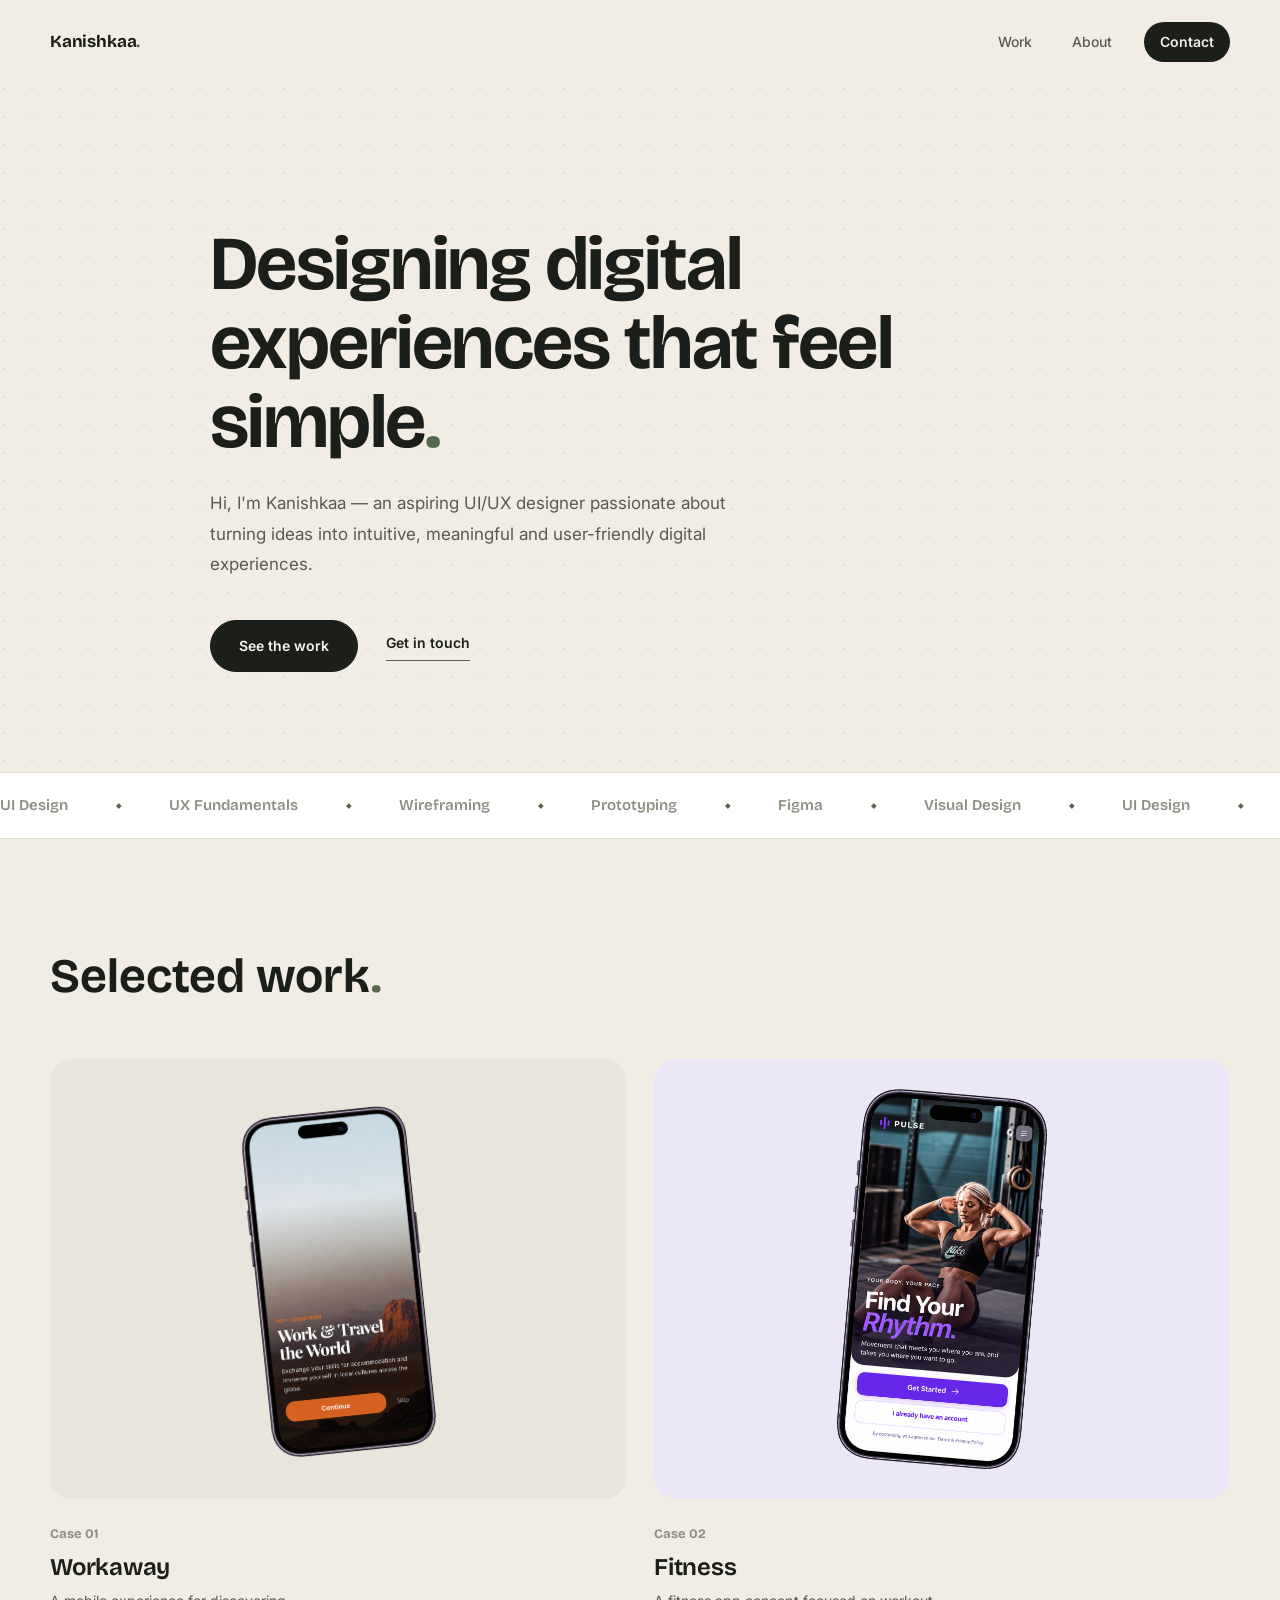
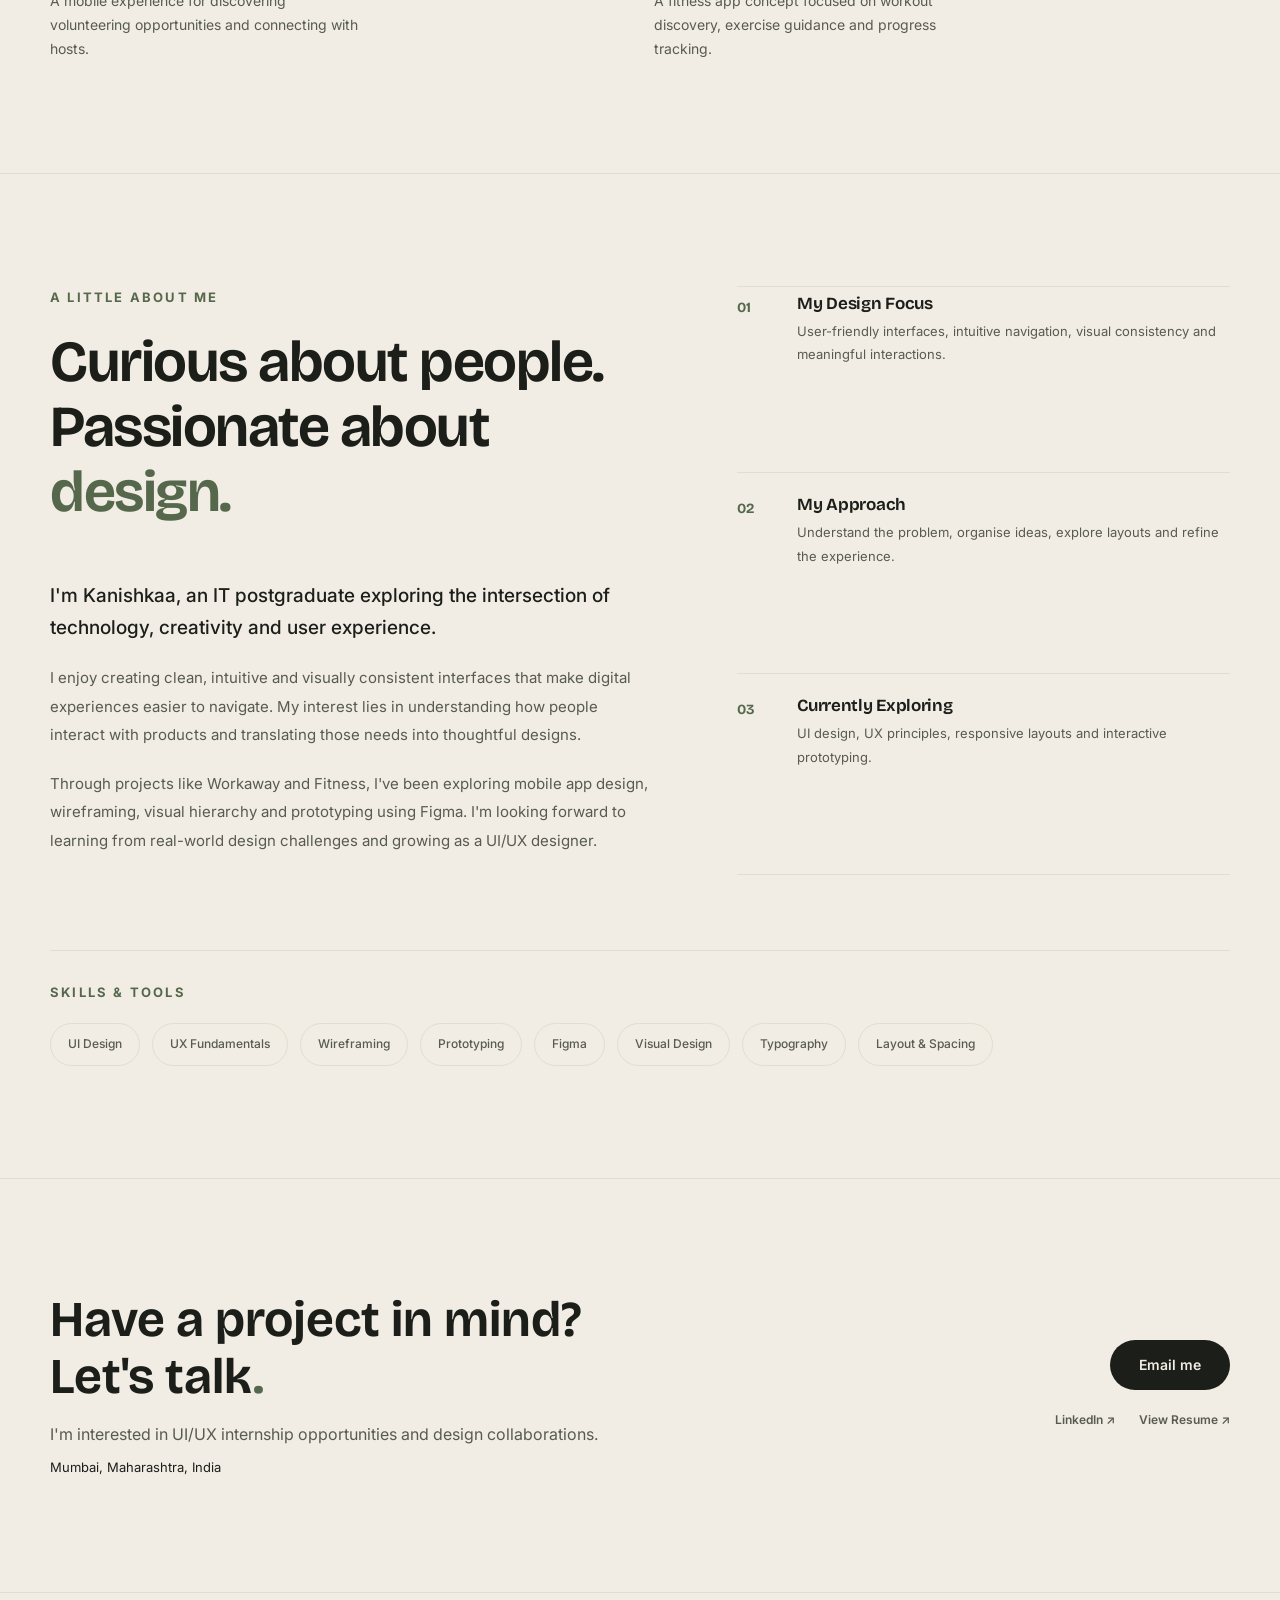
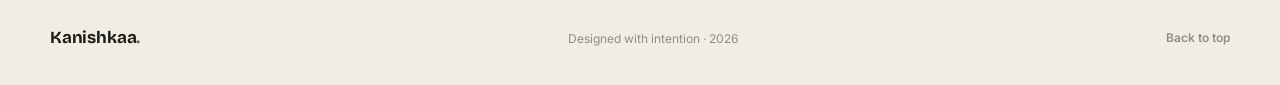
<file: index.html>
<!doctype html>
<html lang="en">
  <head>
    <meta charset="UTF-8" />
    <meta name="viewport" content="width=device-width, initial-scale=1.0" />
    <title>Kanishkaa — UI/UX Design Portfolio</title>
    <meta
      name="description"
      content="UI/UX design portfolio of Kanishkaa, featuring the Workaway and Fitness mobile app case studies."
    />
    <meta property="og:title" content="Kanishkaa — UI/UX Design Portfolio" />
    <meta
      property="og:description"
      content="Mobile app case studies: Workaway and Fitness, designed in Figma."
    />
    <meta property="og:type" content="website" />
    <meta name="theme-color" content="#f6f4ee" />
    <link
      rel="icon"
      href="data:image/svg+xml,%3Csvg xmlns='http://www.w3.org/2000/svg' viewBox='0 0 100 100'%3E%3Crect width='100' height='100' rx='22' fill='%231c1e19'/%3E%3Ctext x='50' y='67' font-size='56' font-family='Arial' fill='%23f6f4ee' text-anchor='middle'%3EK%3C/text%3E%3C/svg%3E"
    />
    <link rel="stylesheet" href="style.css" />
    <script src="script.js" defer></script>
  </head>
  <body id="top">
    <a class="skip-link" href="#main">Skip to content</a>

    <header class="nav" data-nav>
      <div class="nav-inner">
        <a href="#home" class="brand">Kanishkaa<span>.</span></a>

        <button
          class="nav-toggle"
          id="nav-toggle"
          aria-label="Toggle navigation"
          aria-expanded="false"
          aria-controls="nav-menu"
        >
          <span class="nav-toggle-bar"></span>
          <span class="nav-toggle-bar"></span>
        </button>

        <nav class="nav-menu" id="nav-menu">
          <a href="#projects" data-nav-link>Work</a>
          <a href="#about" data-nav-link>About</a>
          <a href="#contact" class="nav-cta" data-nav-link>Contact</a>
        </nav>
      </div>
    </header>

    <main id="main">
      <section class="hero" id="home">
        <div class="hero-inner">
          <h1>Designing digital experiences that feel simple<span>.</span></h1>

          <p class="hero-lede">
Hi, I'm Kanishkaa — an aspiring UI/UX designer passionate about turning ideas into intuitive, meaningful and user-friendly digital experiences.
          </p>

          <div class="hero-actions">
            <a href="#projects" class="btn btn-primary">See the work</a>
            <a href="#contact" class="btn-text">Get in touch</a>
          </div>
        </div>
      </section>

      <div class="marquee" aria-hidden="true">
        <div class="marquee-track">
          <span>UI Design</span>
          <span>UX Fundamentals</span>
          <span>Wireframing</span>
          <span>Prototyping</span>
          <span>Figma</span>
          <span>Visual Design</span>
          <span>UI Design</span>
          <span>UX Fundamentals</span>
          <span>Wireframing</span>
          <span>Prototyping</span>
          <span>Figma</span>
          <span>Visual Design</span>
        </div>
      </div>

      <section class="section projects" id="projects">
        <div class="wrap">
          <div class="projects-head">
            <h2>Selected work<span>.</span></h2>
          </div>

          <div class="project-grid">
            <article class="project-card">
              <a
                href="workaway.html"
                class="project-frame workaway-frame"
                aria-label="View Workaway case study"
              >
                <img
                  src="images/workaway-cover.png"
                  alt="Workaway mobile app phone mockup"
                />

                <div class="veil">
                  <span class="veil-label">
                    View case study
                    <svg
                      viewBox="0 0 24 24"
                      fill="none"
                      stroke="currentColor"
                      stroke-width="2"
                    >
                      <path d="M5 12h14M13 6l6-6-6 6" />
                    </svg>
                  </span>
                </div>
              </a>
              <div class="project-info">
                <div>
                  <span class="project-index">Case 01</span>
                  <h3>Workaway</h3>
                  <p>
                    A mobile experience for discovering volunteering
                    opportunities and connecting with hosts.
                  </p>
                </div>
              </div>
            </article>

            <article class="project-card">
              <a
                href="fitness.html"
                class="project-frame fitness-frame fitness-device-frame"
                aria-label="View Fitness case study"
              >
                <img
                  src="images/fitness-cover.png"
                  alt="Fitness mobile app phone mockup"
                />

                <div class="veil">
                  <span class="veil-label">
                    View case study
                    <svg
                      viewBox="0 0 24 24"
                      fill="none"
                      stroke="currentColor"
                      stroke-width="2"
                    >
                      <path d="M5 12h14M13 6l6 6-6 6" />
                    </svg>
                  </span>
                </div>
              </a>
              <div class="project-info">
                <div>
                  <span class="project-index">Case 02</span>
                  <h3>Fitness</h3>
                  <p>
                    A fitness app concept focused on workout discovery, exercise
                    guidance and progress tracking.
                  </p>
                </div>
              </div>
            </article>
          </div>
        </div>
      </section>

      <section class="section about" id="about">
        <div class="wrap">
          <div class="about-content">
            <!-- LEFT COLUMN -->
            <div class="about-left">
              <div class="about-heading">
                <p class="about-label">A LITTLE ABOUT ME</p>

                <h2>
                  Curious about people.<br />
                  Passionate about <span>design.</span>
                </h2>
              </div>

              <div class="about-intro">
                <p class="about-lead">
                  I'm Kanishkaa, an IT postgraduate exploring the intersection
                  of technology, creativity and user experience.
                </p>

                <p>
                  I enjoy creating clean, intuitive and visually consistent
                  interfaces that make digital experiences easier to navigate.
                  My interest lies in understanding how people interact with
                  products and translating those needs into thoughtful designs.
                </p>

                <p>
                  Through projects like Workaway and Fitness, I've been
                  exploring mobile app design, wireframing, visual hierarchy and
                  prototyping using Figma. I'm looking forward to learning from
                  real-world design challenges and growing as a UI/UX designer.
                </p>
              </div>
            </div>

            <!-- RIGHT COLUMN -->
            <div class="about-details">
              <div class="about-detail-card">
                <span class="detail-number">01</span>
                <div>
                  <h3>My Design Focus</h3>
                  <p>
                    User-friendly interfaces, intuitive navigation, visual
                    consistency and meaningful interactions.
                  </p>
                </div>
              </div>

              <div class="about-detail-card">
                <span class="detail-number">02</span>
                <div>
                  <h3>My Approach</h3>
                  <p>
                    Understand the problem, organise ideas, explore layouts and
                    refine the experience.
                  </p>
                </div>
              </div>

              <div class="about-detail-card">
                <span class="detail-number">03</span>
                <div>
                  <h3>Currently Exploring</h3>
                  <p>
                    UI design, UX principles, responsive layouts and interactive
                    prototyping.
                  </p>
                </div>
              </div>
            </div>
          </div>

          <!-- SKILLS -->
          <div class="about-skills">
            <p class="about-label">SKILLS & TOOLS</p>

            <div class="skill-list">
              <span>UI Design</span>
              <span>UX Fundamentals</span>
              <span>Wireframing</span>
              <span>Prototyping</span>
              <span>Figma</span>
              <span>Visual Design</span>
              <span>Typography</span>
              <span>Layout & Spacing</span>
            </div>
          </div>
        </div>
      </section>

      <section class="section contact" id="contact">
        <div class="wrap">
          <div class="contact-row">
            <div>
              <h2>Have a project in mind?<br />Let's talk<span>.</span></h2>

              <p>
                I'm interested in UI/UX internship opportunities and design
                collaborations.
              </p>

              <p class="contact-location">Mumbai, Maharashtra, India</p>
            </div>

            <div class="contact-actions">
              <a
                href="https://mail.google.com/mail/?view=cm&fs=1&to=kanishkaa184@gmail.com"
                target="_blank"
                rel="noopener noreferrer"
                class="btn btn-primary"
              >
                Email me
              </a>

              <div class="social-links">
                <a
                  href="https://www.linkedin.com/in/kanishkaa-s-7067b02a3/"
                  target="_blank"
                  rel="noopener noreferrer"
                >
                  LinkedIn ↗
                </a>

                <a href="Kanishkaa_S_UI_UX_Designer_Resume.pdf" target="_blank">
                  View Resume ↗
                </a>
              </div>
            </div>
          </div>
        </div>
      </section>
    </main>

    <footer class="site-footer">
      <div class="footer-inner">
        <a href="#home" class="brand">Kanishkaa<span>.</span></a>
        <p>Designed with intention · 2026</p>
        <a href="#top" class="btn-text">Back to top</a>
      </div>
    </footer>
  </body>
</html>
</file>
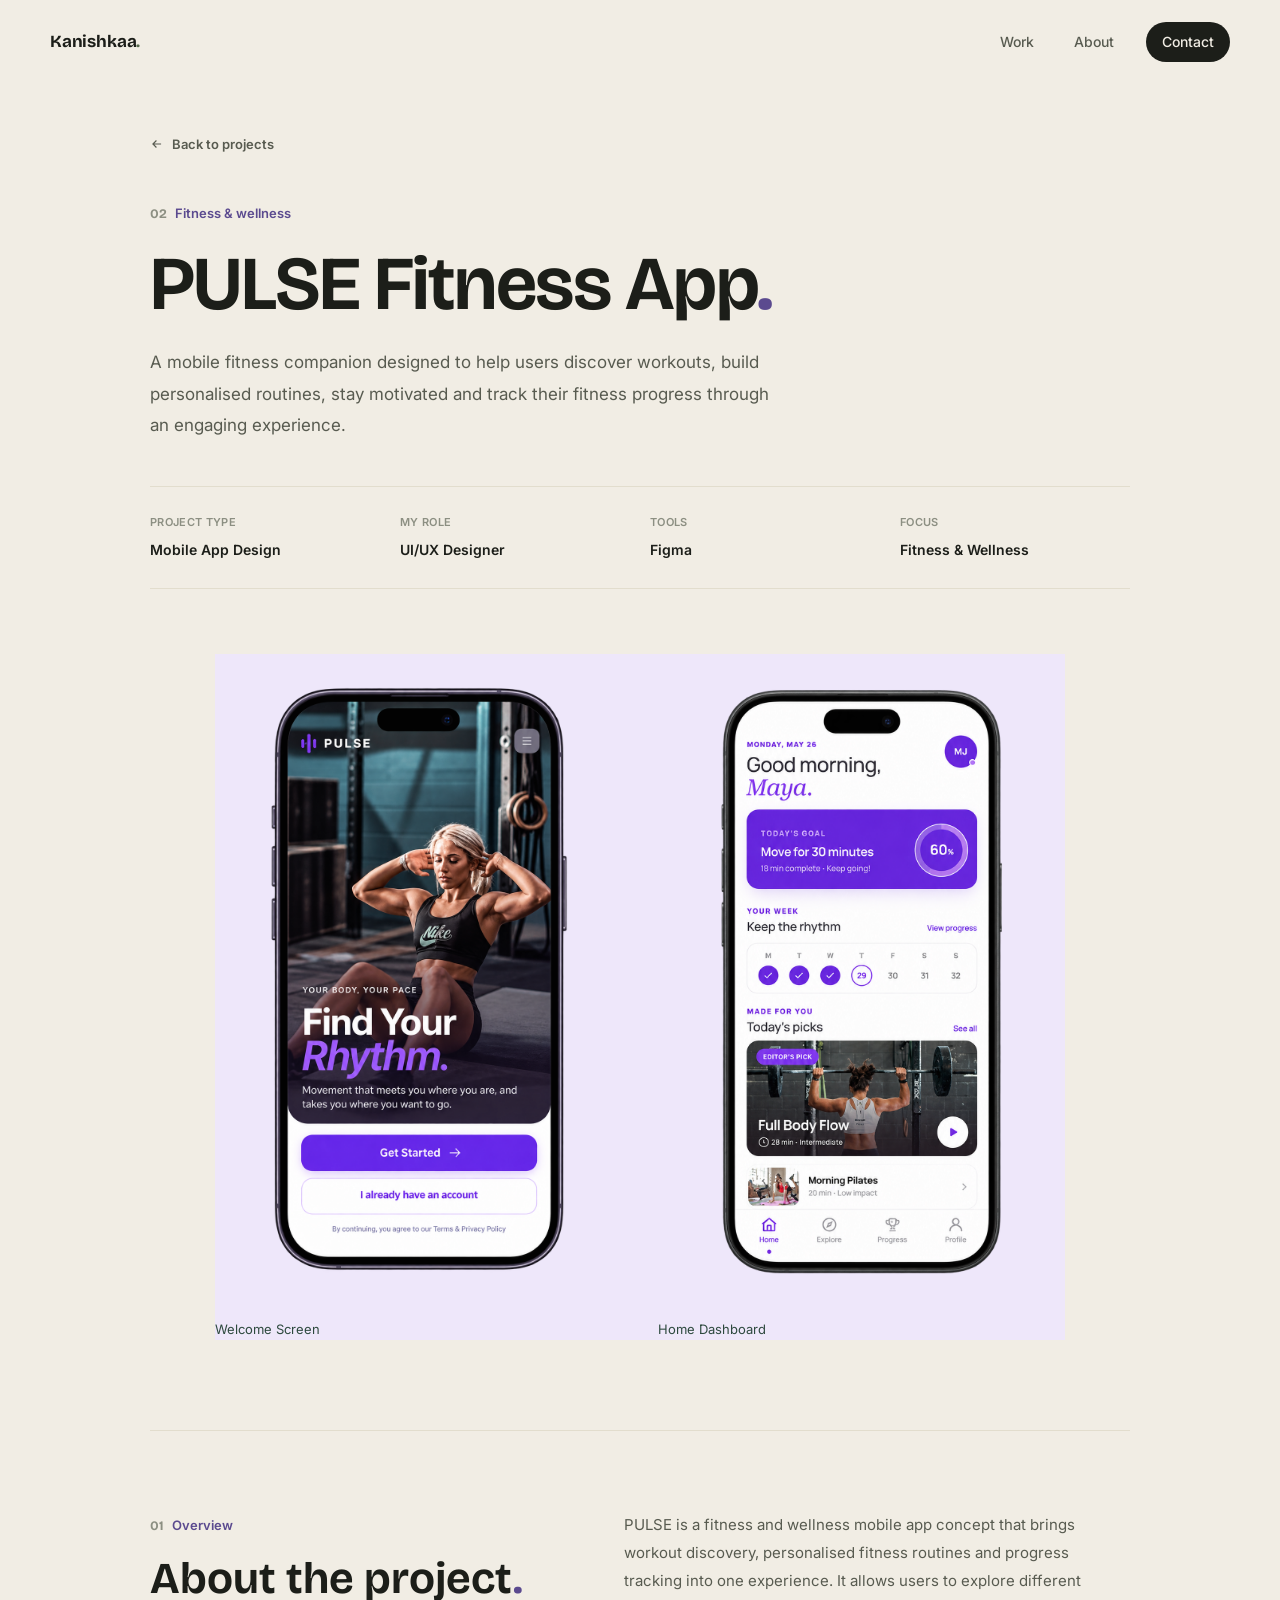
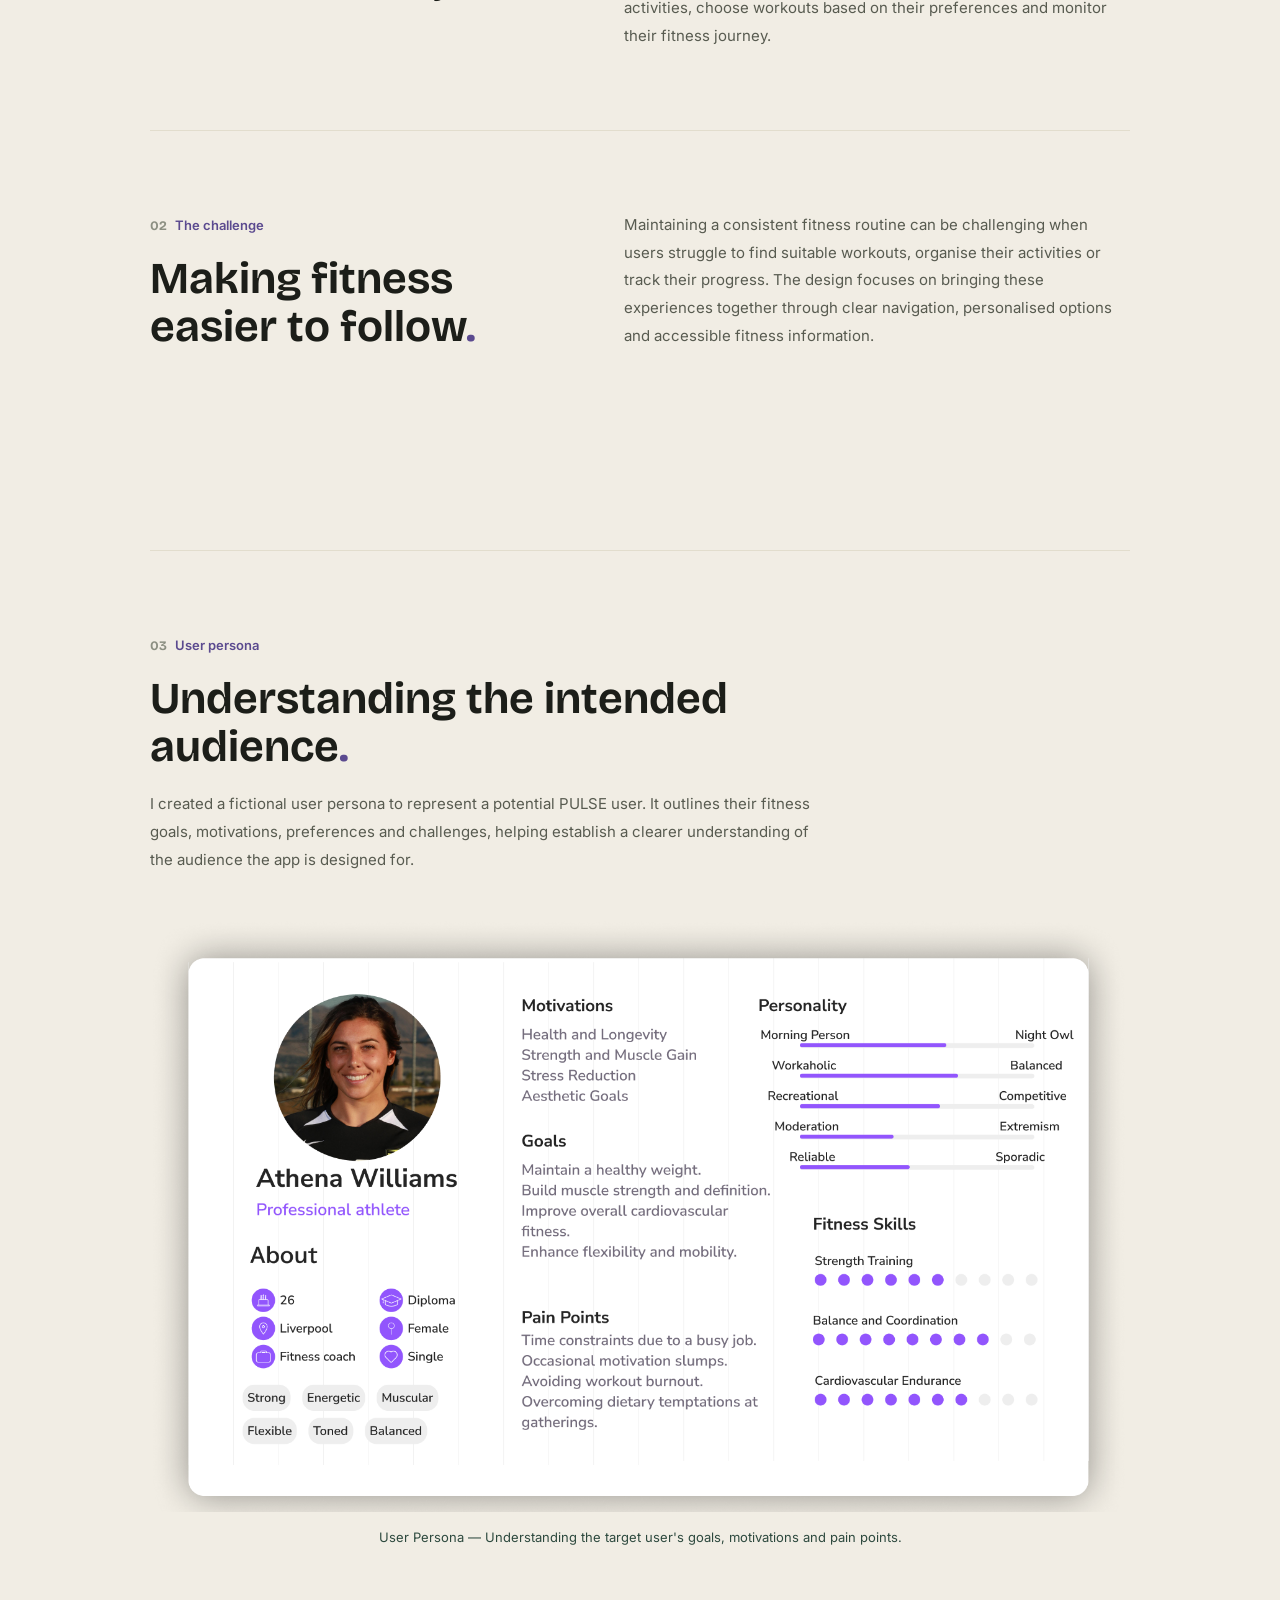
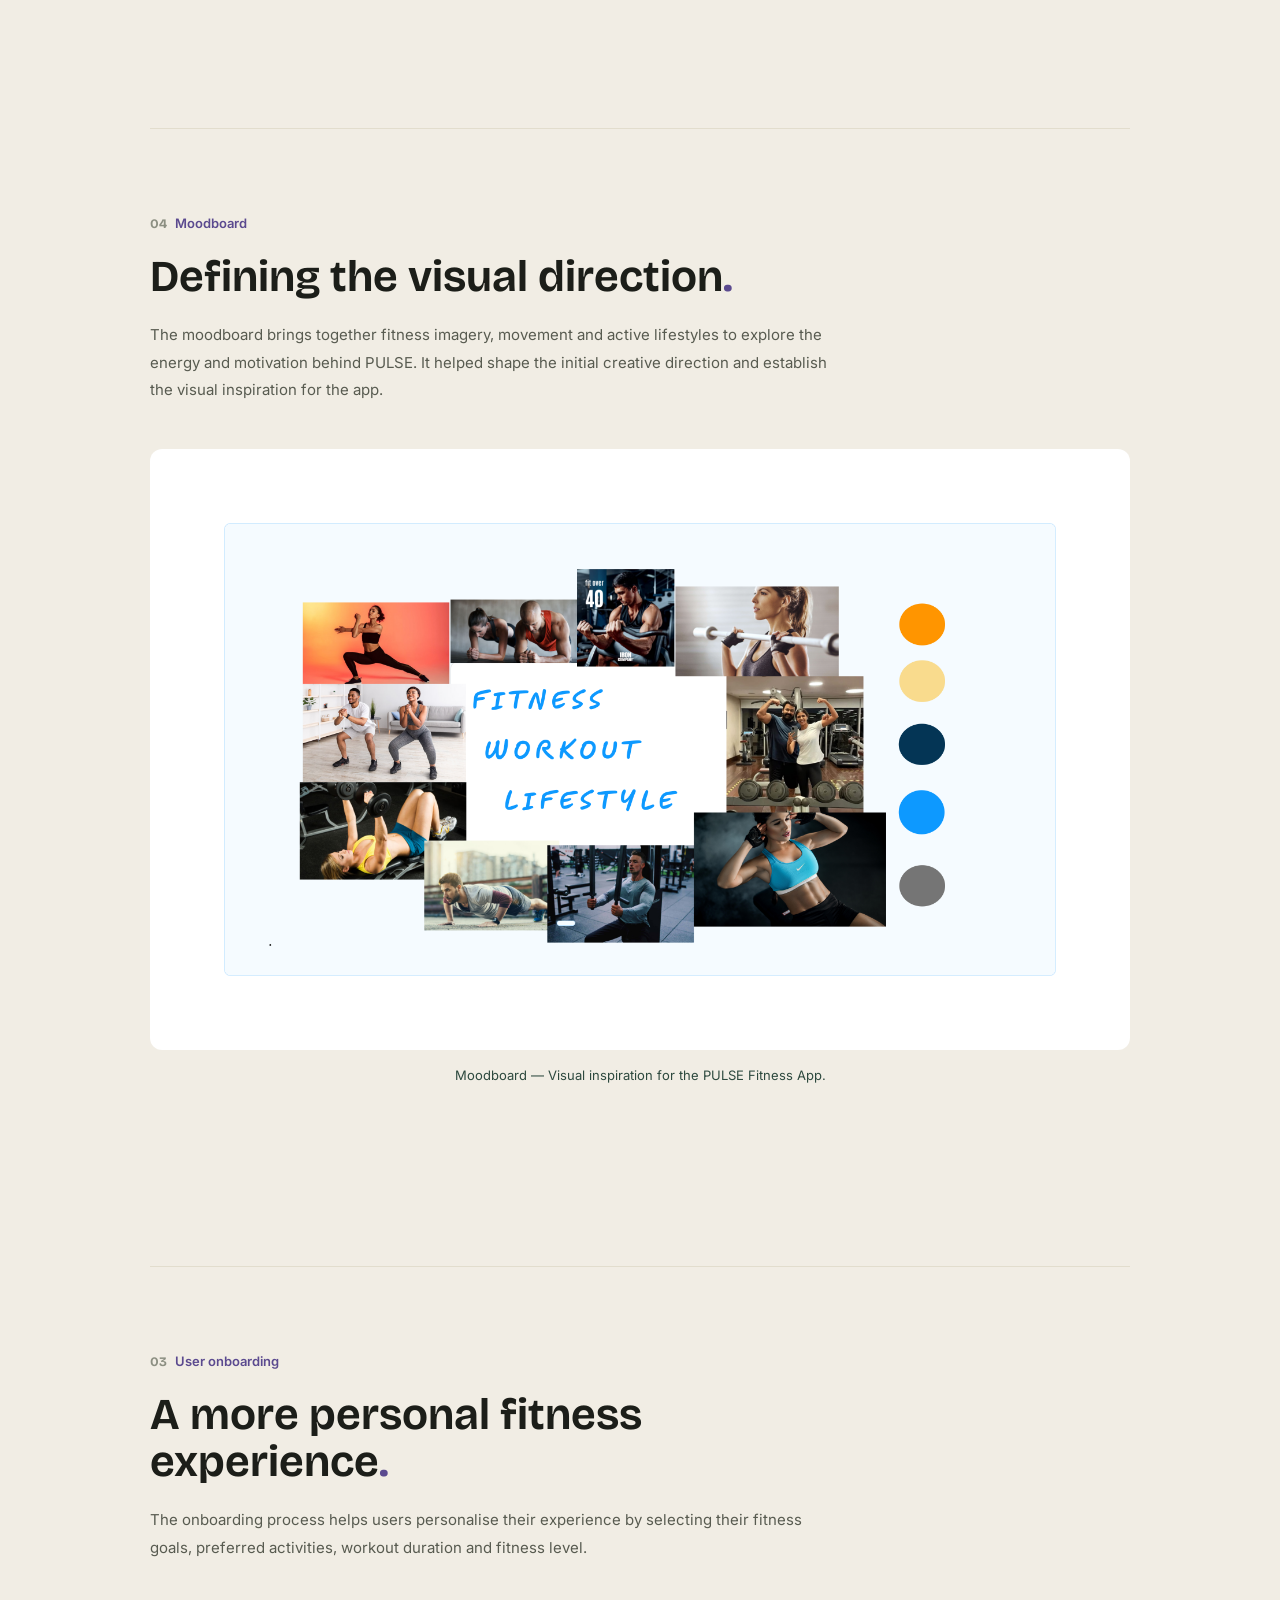
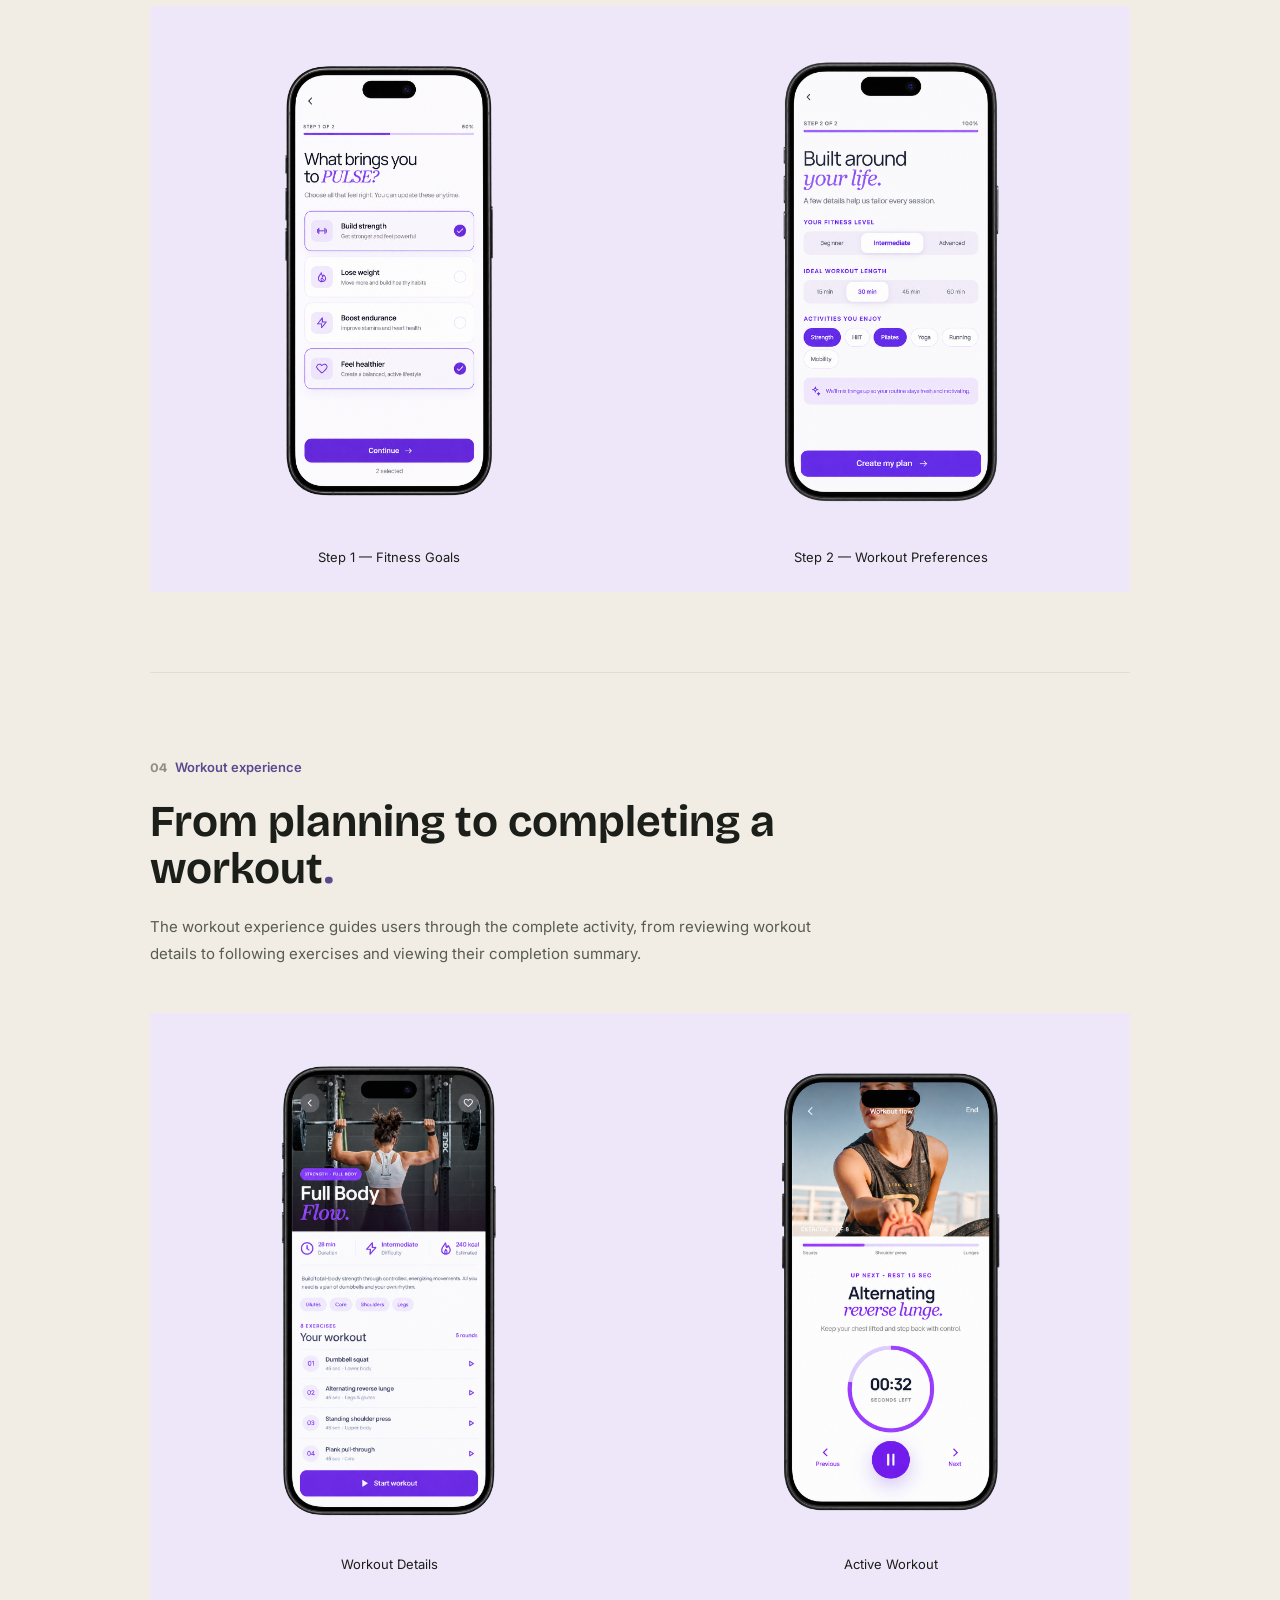
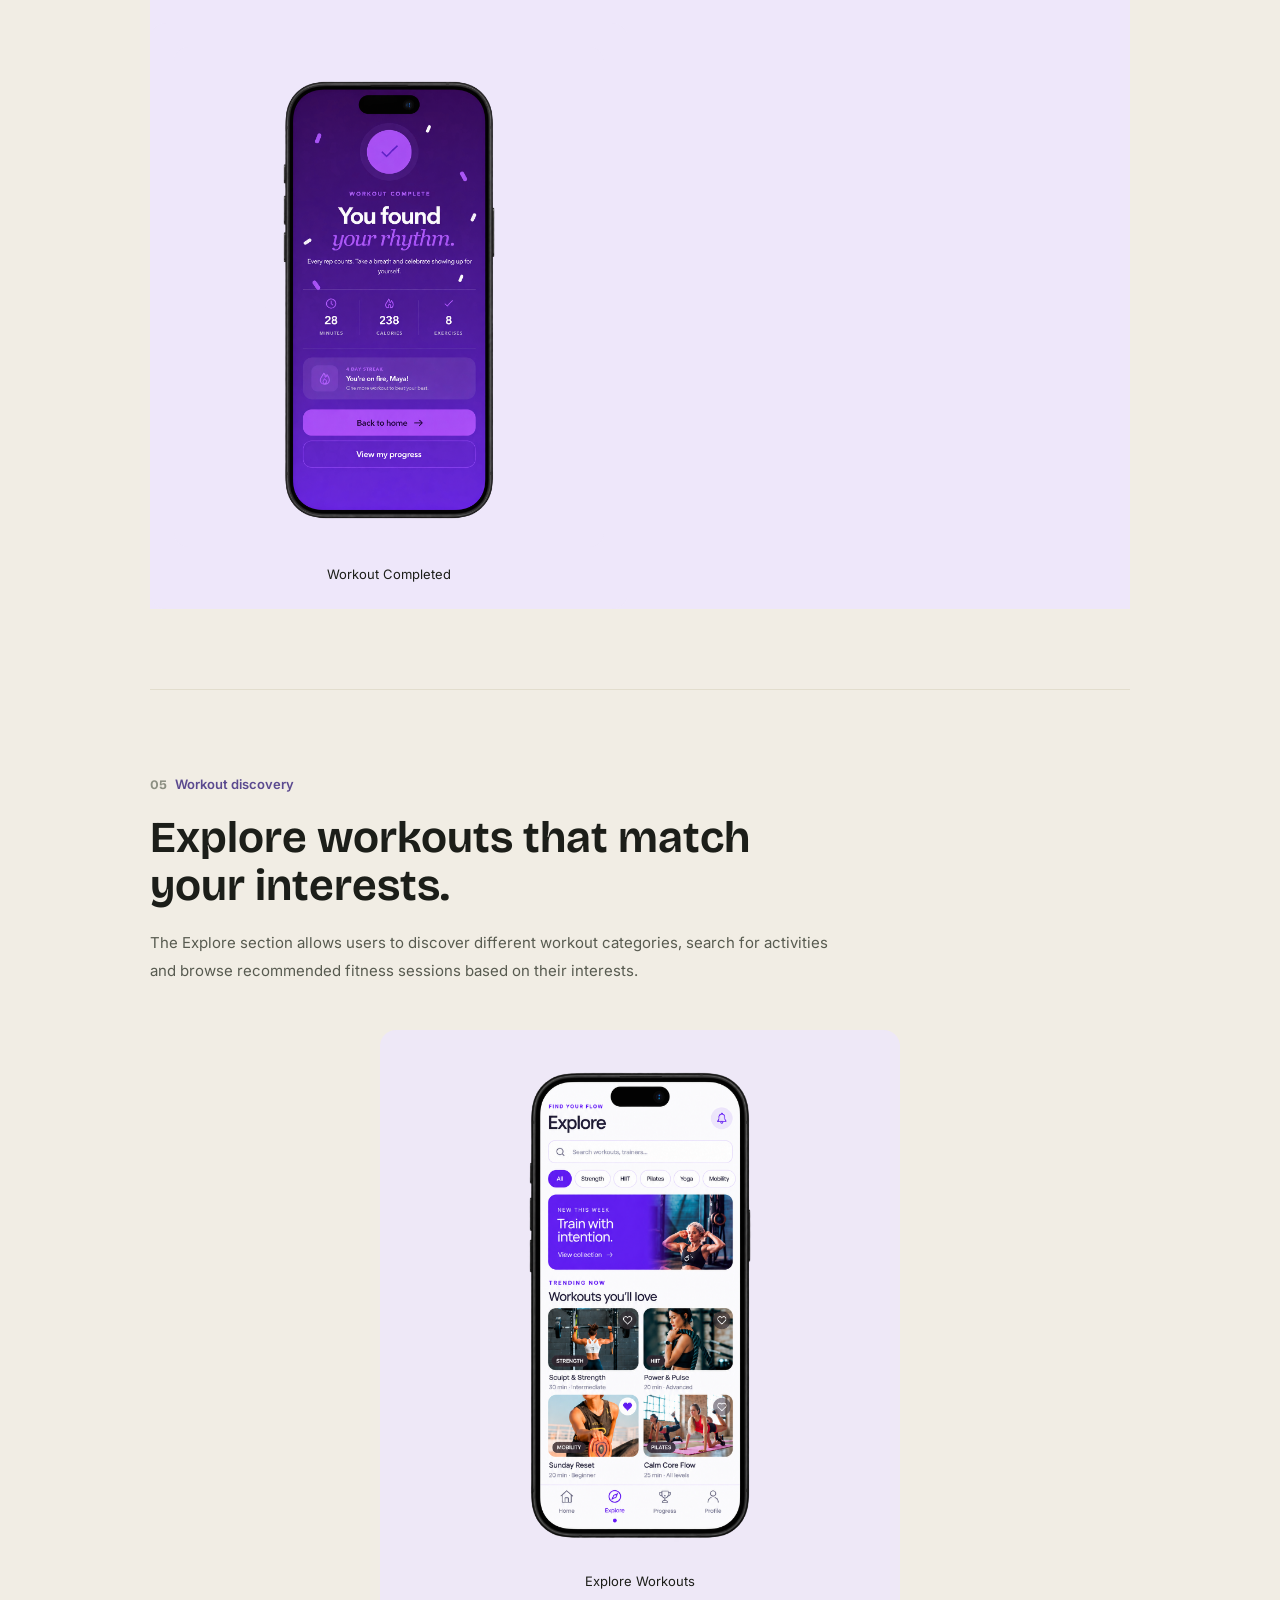
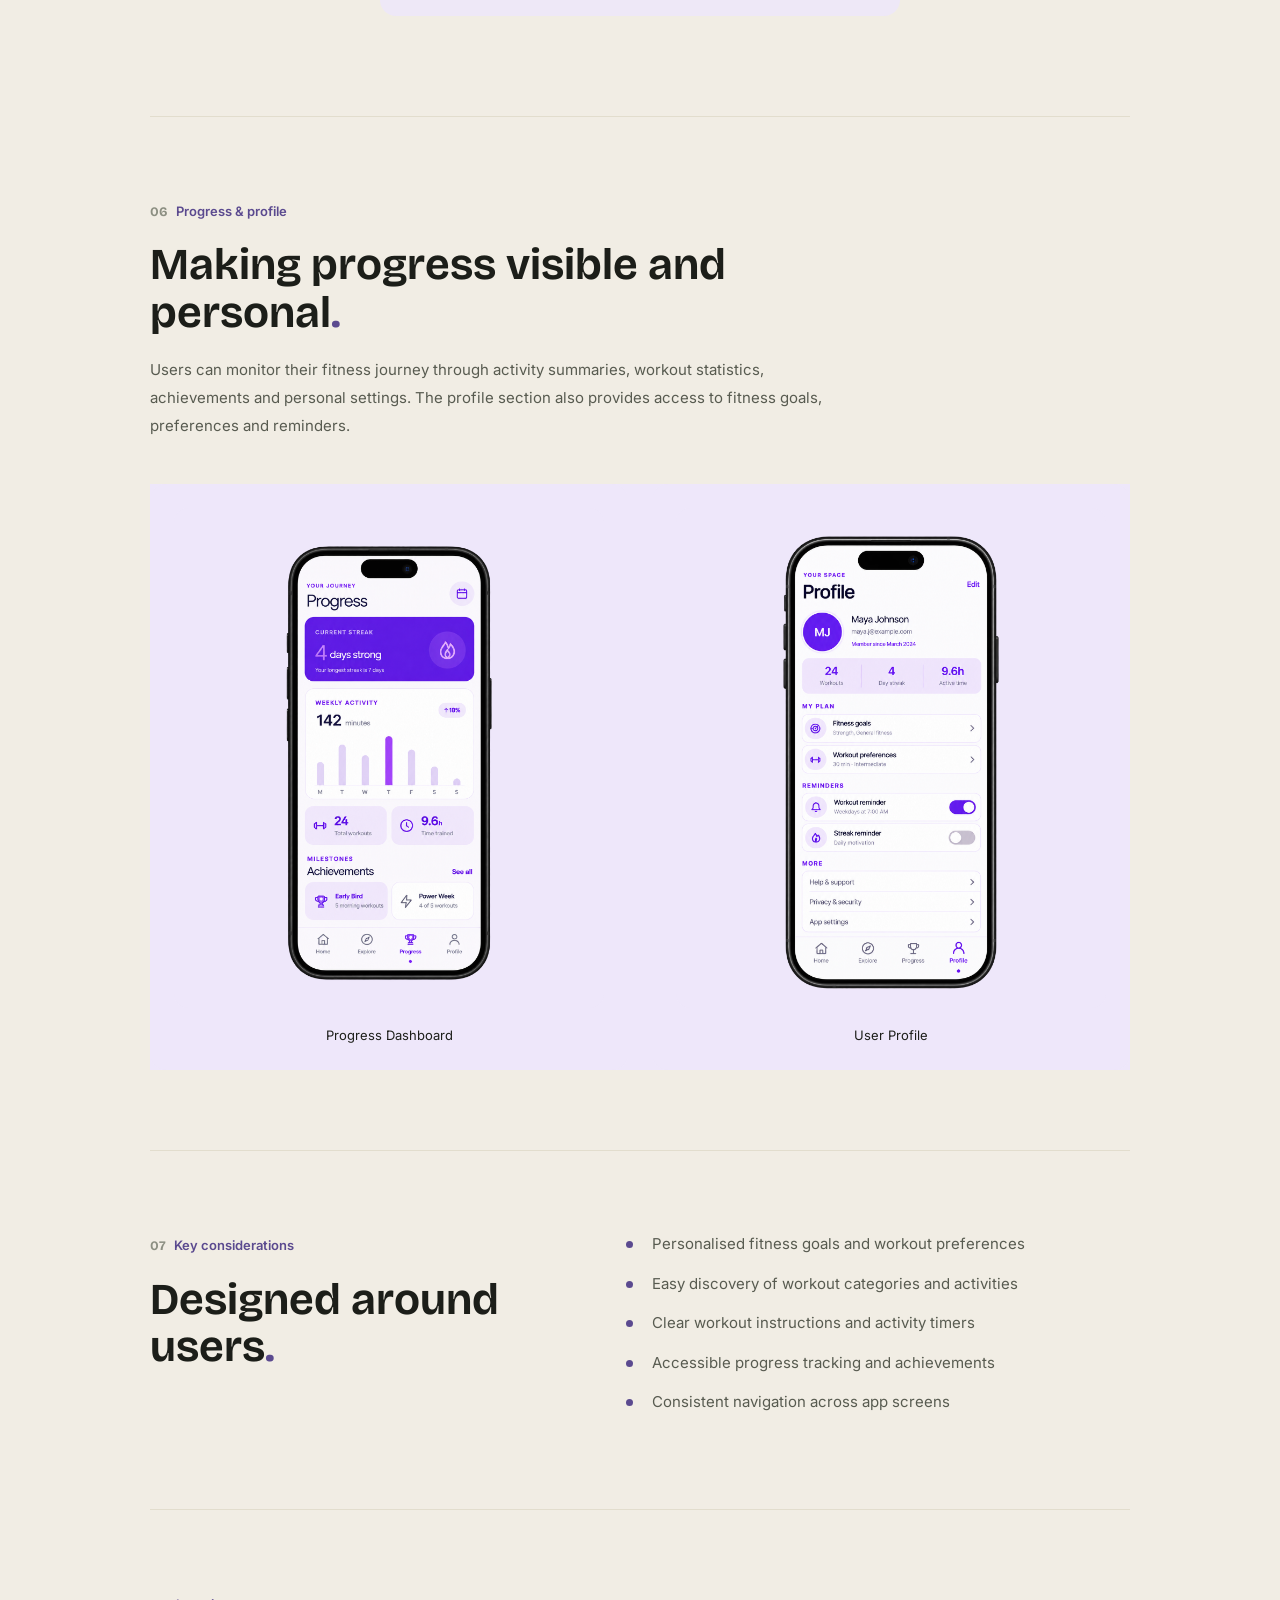
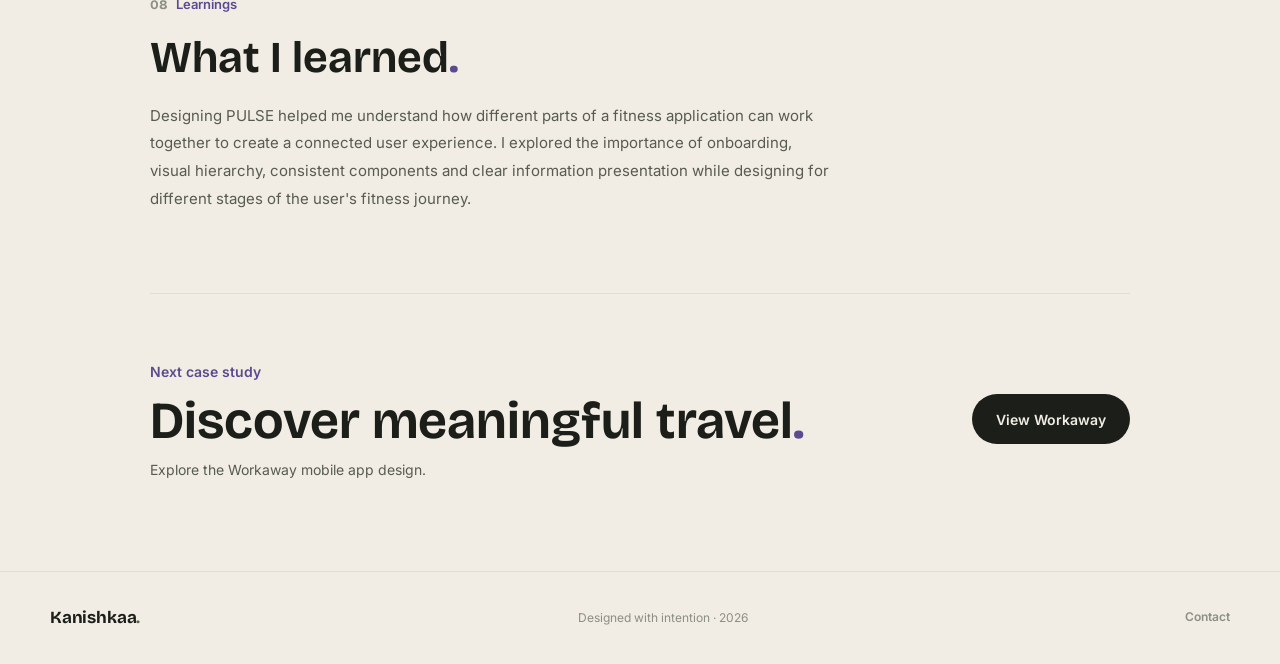
<file: fitness.html>
<!doctype html>
<html lang="en">
  <head>
    <meta charset="UTF-8" />
    <meta name="viewport" content="width=device-width, initial-scale=1.0" />

    <title>Fitness App — UI/UX Case Study | Kanishkaa</title>

    <meta
      name="description"
      content="PULSE Fitness App UI/UX design case study by Kanishkaa."
    />

    <link
      rel="icon"
      href="data:image/svg+xml,%3Csvg xmlns='http://www.w3.org/2000/svg' viewBox='0 0 100 100'%3E%3Crect width='100' height='100' rx='22' fill='%231c1e19'/%3E%3Ctext x='50' y='67' font-size='56' font-family='Arial' fill='%23f6f4ee' text-anchor='middle'%3EK%3C/text%3E%3C/svg%3E"
    />

    <link rel="stylesheet" href="style.css" />
    <script src="script.js" defer></script>
  </head>

  <body class="fitness-page">
    <!-- NAVIGATION -->
    <header class="nav" data-nav>
      <div class="nav-inner">
        <a href="index.html" class="brand"> Kanishkaa<span>.</span> </a>

        <button
          class="nav-toggle"
          id="nav-toggle"
          aria-label="Toggle navigation"
          aria-expanded="false"
          aria-controls="nav-menu"
        >
          <span class="nav-toggle-bar"></span>
          <span class="nav-toggle-bar"></span>
        </button>

        <nav class="nav-menu" id="nav-menu">
          <a href="index.html#projects">Work</a>
          <a href="index.html#about">About</a>
          <a href="index.html#contact" class="nav-cta">Contact</a>
        </nav>
      </div>
    </header>

    <main class="detail-page">
      <a href="index.html#projects" class="back-link">
        <svg
          width="14"
          height="14"
          viewBox="0 0 24 24"
          fill="none"
          stroke="currentColor"
          stroke-width="2"
        >
          <path d="M19 12H5M11 18l-6-6 6-6" />
        </svg>
        Back to projects
      </a>

      <!--  HERO SECTION  -->
      <section class="detail-hero">
        <p class="kicker">
          <span class="num">02</span>
          Fitness &amp; wellness
        </p>

        <h1>PULSE Fitness App<span>.</span></h1>

        <p class="detail-intro">
          A mobile fitness companion designed to help users discover workouts,
          build personalised routines, stay motivated and track their fitness
          progress through an engaging experience.
        </p>

        <div class="detail-meta">
          <div>
            <span>Project type</span>
            <strong>Mobile App Design</strong>
          </div>

          <div>
            <span>My role</span>
            <strong>UI/UX Designer</strong>
          </div>

          <div>
            <span>Tools</span>
            <strong>Figma</strong>
          </div>

          <div>
            <span>Focus</span>
            <strong>Fitness &amp; Wellness</strong>
          </div>
        </div>

        <!-- HERO SCREEN GALLERY -->
        <div class="fitness-hero-gallery">
          <figure>
            <img
              src="images/fitness-cover.png"
              alt="PULSE fitness app welcome screen"
            />
            <figcaption>Welcome Screen</figcaption>
          </figure>

          <figure>
            <img
              src="images/fitness-home.png"
              alt="PULSE fitness app home dashboard"
            />
            <figcaption>Home Dashboard</figcaption>
          </figure>
        </div>
      </section>

      <!-- 01 OVERVIEW -->
      <section class="detail-section detail-two-column">
        <div>
          <p class="kicker">
            <span class="num">01</span>
            Overview
          </p>

          <h2>About the project<span>.</span></h2>
        </div>

        <p>
          PULSE is a fitness and wellness mobile app concept that brings workout
          discovery, personalised fitness routines and progress tracking into
          one experience. It allows users to explore different activities,
          choose workouts based on their preferences and monitor their fitness
          journey.
        </p>
      </section>

      <!-- 02 CHALLENGE -->
      <section class="detail-section detail-two-column">
        <div>
          <p class="kicker">
            <span class="num">02</span>
            The challenge
          </p>

          <h2>Making fitness easier to follow<span>.</span></h2>
        </div>

        <p>
          Maintaining a consistent fitness routine can be challenging when users
          struggle to find suitable workouts, organise their activities or track
          their progress. The design focuses on bringing these experiences
          together through clear navigation, personalised options and accessible
          fitness information.
        </p>
      </section>

      <!-- USER PERSONA SECTION -->
      <section class="detail-section fitness-process-section">
        <p class="kicker"><span class="num">03</span> User persona</p>

        <h2>Understanding the intended audience<span>.</span></h2>

        <p class="section-description">
          I created a fictional user persona to represent a potential PULSE
          user. It outlines their fitness goals, motivations, preferences and
          challenges, helping establish a clearer understanding of the audience
          the app is designed for.
        </p>

        <figure class="fitness-process-image">
          <img
            src="images/User Persona.png"
            alt="Fitness app user persona showing Athena Williams, her goals, motivations, personality and fitness skills"
          />
          <figcaption>
            User Persona — Understanding the target user's goals, motivations
            and pain points.
          </figcaption>
        </figure>
      </section>

      <!-- MOODBOARD SECTION -->
      <section class="detail-section fitness-process-section">
        <p class="kicker"><span class="num">04</span> Moodboard</p>

        <h2>Defining the visual direction<span>.</span></h2>

        <p class="section-description">
          The moodboard brings together fitness imagery, movement and active
          lifestyles to explore the energy and motivation behind PULSE. It
          helped shape the initial creative direction and establish the visual
          inspiration for the app.
        </p>

        <figure class="fitness-process-image">
          <img
            src="images/Moodboard.png"
            alt="Fitness workout lifestyle moodboard with workout photography and colour palette"
          />
          <figcaption>
            Moodboard — Visual inspiration for the PULSE Fitness App.
          </figcaption>
        </figure>
      </section>

      <!-- 03 USER ONBOARDING -->
      <section class="detail-section">
        <p class="kicker">
          <span class="num">03</span>
          User onboarding
        </p>

        <h2>A more personal fitness experience<span>.</span></h2>

        <p class="section-description">
          The onboarding process helps users personalise their experience by
          selecting their fitness goals, preferred activities, workout duration
          and fitness level.
        </p>

        <div class="detail-gallery fitness-screen-gallery">
          <figure>
            <img
              src="images/fitness-preference1.png"
              alt="PULSE onboarding screen for selecting fitness goals"
            />
            <figcaption>Step 1 — Fitness Goals</figcaption>
          </figure>

          <figure>
            <img
              src="images/fitness-preference2.png"
              alt="PULSE onboarding screen for fitness level and workout preferences"
            />
            <figcaption>Step 2 — Workout Preferences</figcaption>
          </figure>
        </div>
      </section>

      <!-- 04 WORKOUT EXPERIENCE -->
      <section class="detail-section">
        <p class="kicker">
          <span class="num">04</span>
          Workout experience
        </p>

        <h2>From planning to completing a workout<span>.</span></h2>

        <p class="section-description">
          The workout experience guides users through the complete activity,
          from reviewing workout details to following exercises and viewing
          their completion summary.
        </p>

        <div class="detail-gallery fitness-screen-gallery">
          <figure>
            <img
              src="images/fitness-workout-details.png"
              alt="PULSE full body workout details screen"
            />
            <figcaption>Workout Details</figcaption>
          </figure>

          <figure>
            <img
              src="images/fitness-active-workout.png"
              alt="PULSE active workout exercise timer screen"
            />
            <figcaption>Active Workout</figcaption>
          </figure>

          <figure>
            <img
              src="images/fitness-complete.png"
              alt="PULSE workout completion summary screen"
            />
            <figcaption>Workout Completed</figcaption>
          </figure>
        </div>
      </section>

      <!-- 05 EXPLORE -->
      <section class="detail-section fitness-screen-section">
        <p class="kicker"><span class="num">05</span>Workout discovery</p>

        <h2>Explore workouts that match your interests.</h2>

        <p class="section-description">
          The Explore section allows users to discover different workout
          categories, search for activities and browse recommended fitness
          sessions based on their interests.
        </p>

        <div class="fitness-screen-display">
          <figure>
            <img
              src="images/fitness-explore.png"
              alt="Fitness app Explore workouts screen"
            />
            <figcaption>Explore Workouts</figcaption>
          </figure>
        </div>
      </section>

      <!-- 06 PROGRESS AND PROFILE -->
      <section class="detail-section">
        <p class="kicker">
          <span class="num">06</span>
          Progress &amp; profile
        </p>

        <h2>Making progress visible and personal<span>.</span></h2>

        <p class="section-description">
          Users can monitor their fitness journey through activity summaries,
          workout statistics, achievements and personal settings. The profile
          section also provides access to fitness goals, preferences and
          reminders.
        </p>

        <div class="detail-gallery fitness-screen-gallery">
          <figure>
            <img
              src="images/fitness-progress.png"
              alt="PULSE progress dashboard showing activity and achievements"
            />
            <figcaption>Progress Dashboard</figcaption>
          </figure>

          <figure>
            <img
              src="images/fitness-profile.png"
              alt="PULSE user profile and fitness settings screen"
            />
            <figcaption>User Profile</figcaption>
          </figure>
        </div>
      </section>

      <!-- 07 KEY CONSIDERATIONS -->
      <section class="detail-section detail-two-column">
        <div>
          <p class="kicker">
            <span class="num">07</span>
            Key considerations
          </p>

          <h2>Designed around users<span>.</span></h2>
        </div>

        <ul class="detail-list">
          <li>Personalised fitness goals and workout preferences</li>
          <li>Easy discovery of workout categories and activities</li>
          <li>Clear workout instructions and activity timers</li>
          <li>Accessible progress tracking and achievements</li>
          <li>Consistent navigation across app screens</li>
        </ul>
      </section>

      <!-- 08 LEARNINGS -->
      <section class="detail-section">
        <p class="kicker">
          <span class="num">08</span>
          Learnings
        </p>

        <h2>What I learned<span>.</span></h2>

        <p class="section-description">
          Designing PULSE helped me understand how different parts of a fitness
          application can work together to create a connected user experience. I
          explored the importance of onboarding, visual hierarchy, consistent
          components and clear information presentation while designing for
          different stages of the user's fitness journey.
        </p>
      </section>

      <!-- NEXT PROJECT -->
      <section class="next-project">
        <div>
          <p class="kicker">Next case study</p>

          <h2 class="next-title">Discover meaningful travel<span>.</span></h2>

          <p>Explore the Workaway mobile app design.</p>
        </div>

        <a href="workaway.html" class="btn btn-primary"> View Workaway </a>
      </section>
    </main>

    <!-- FOOTER -->
    <footer class="site-footer">
      <div class="footer-inner">
        <a href="index.html" class="brand"> Kanishkaa<span>.</span> </a>

        <p>Designed with intention · 2026</p>

        <a href="index.html#contact" class="btn-text"> Contact </a>
      </div>
    </footer>
  </body>
</html>
</file>
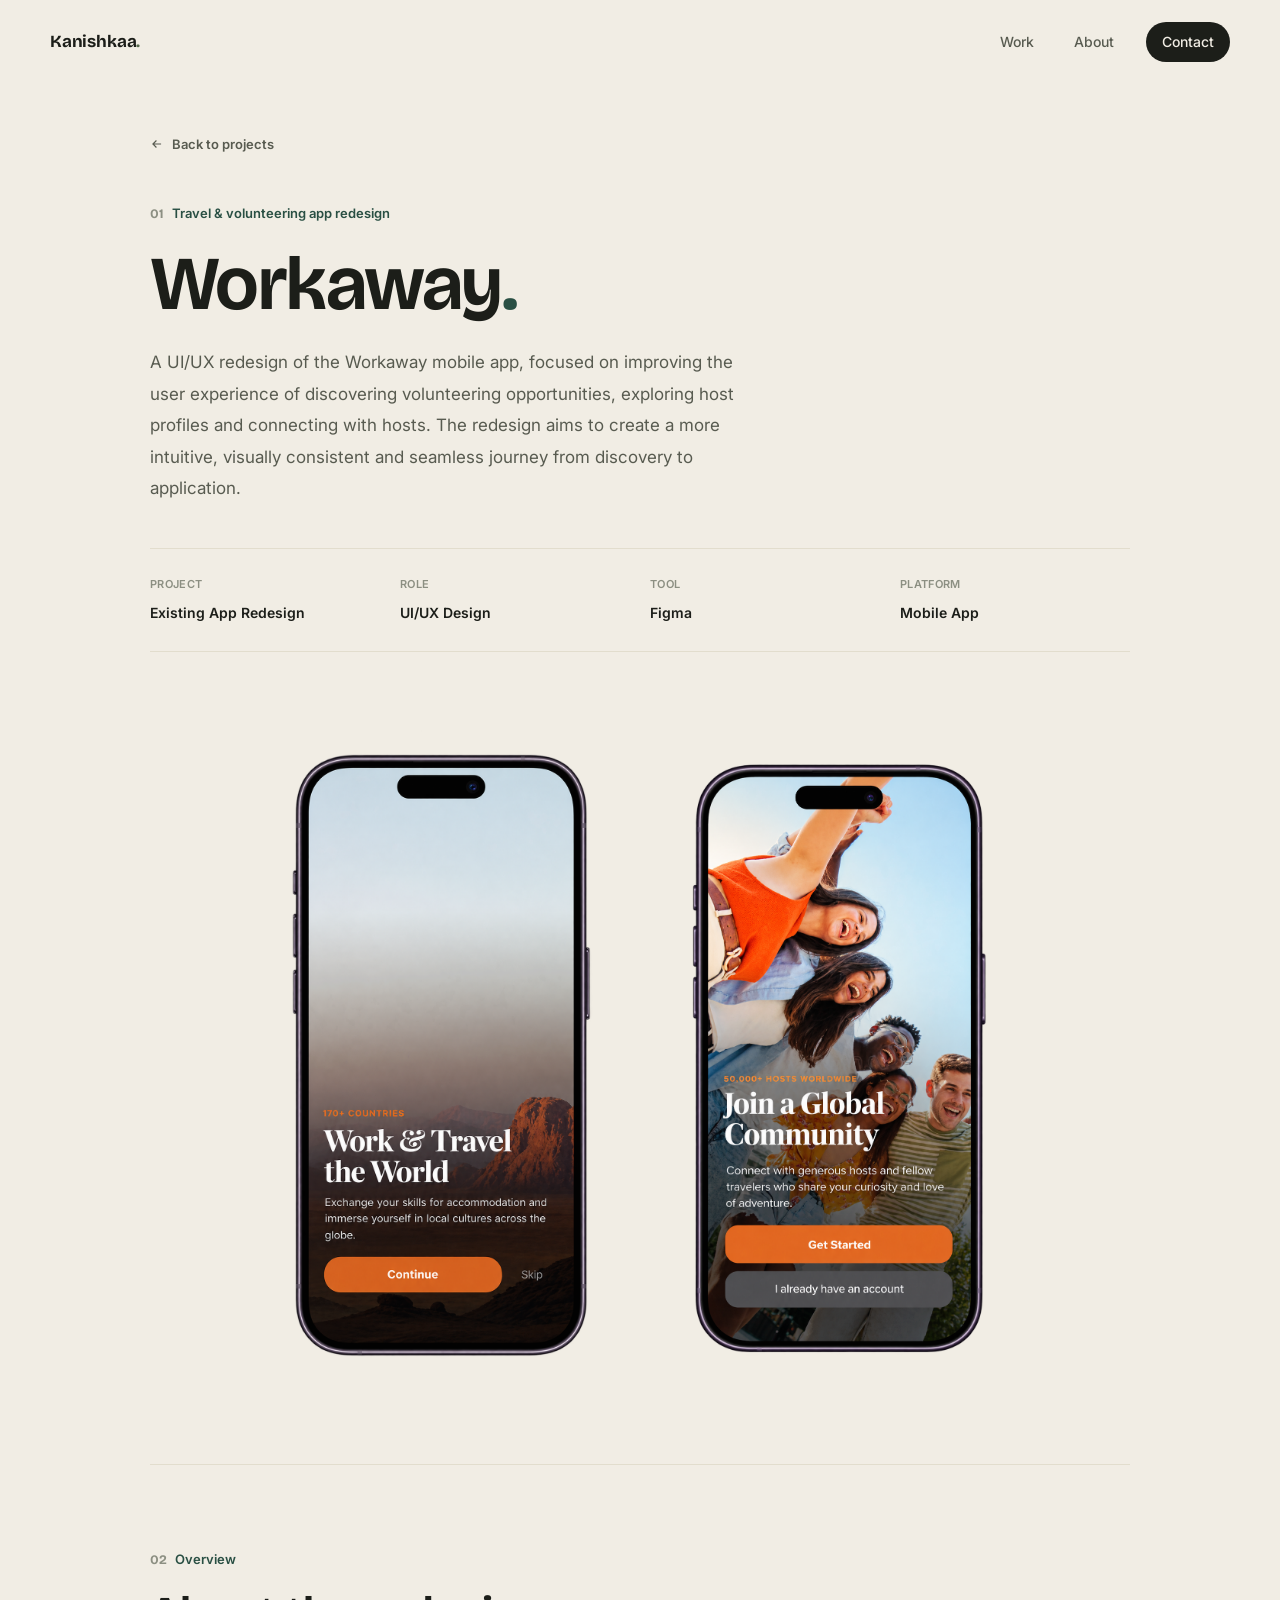
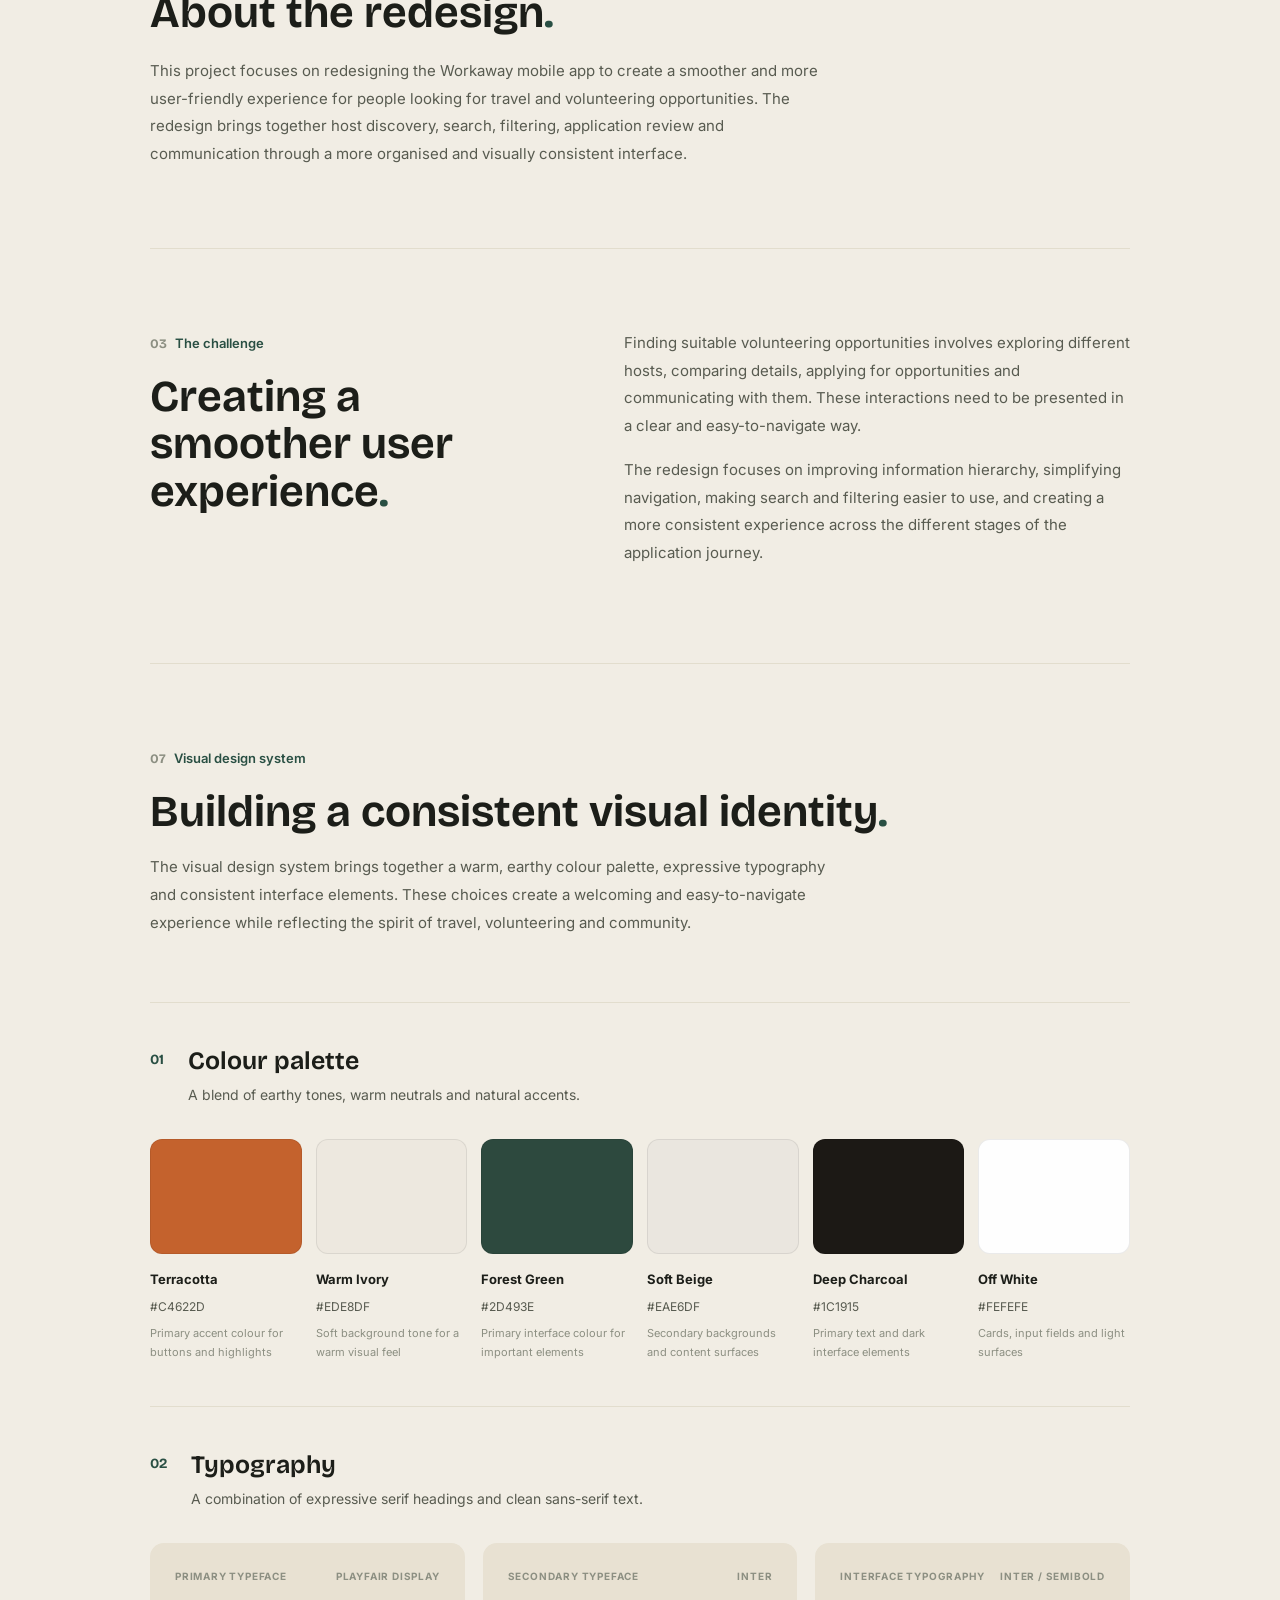
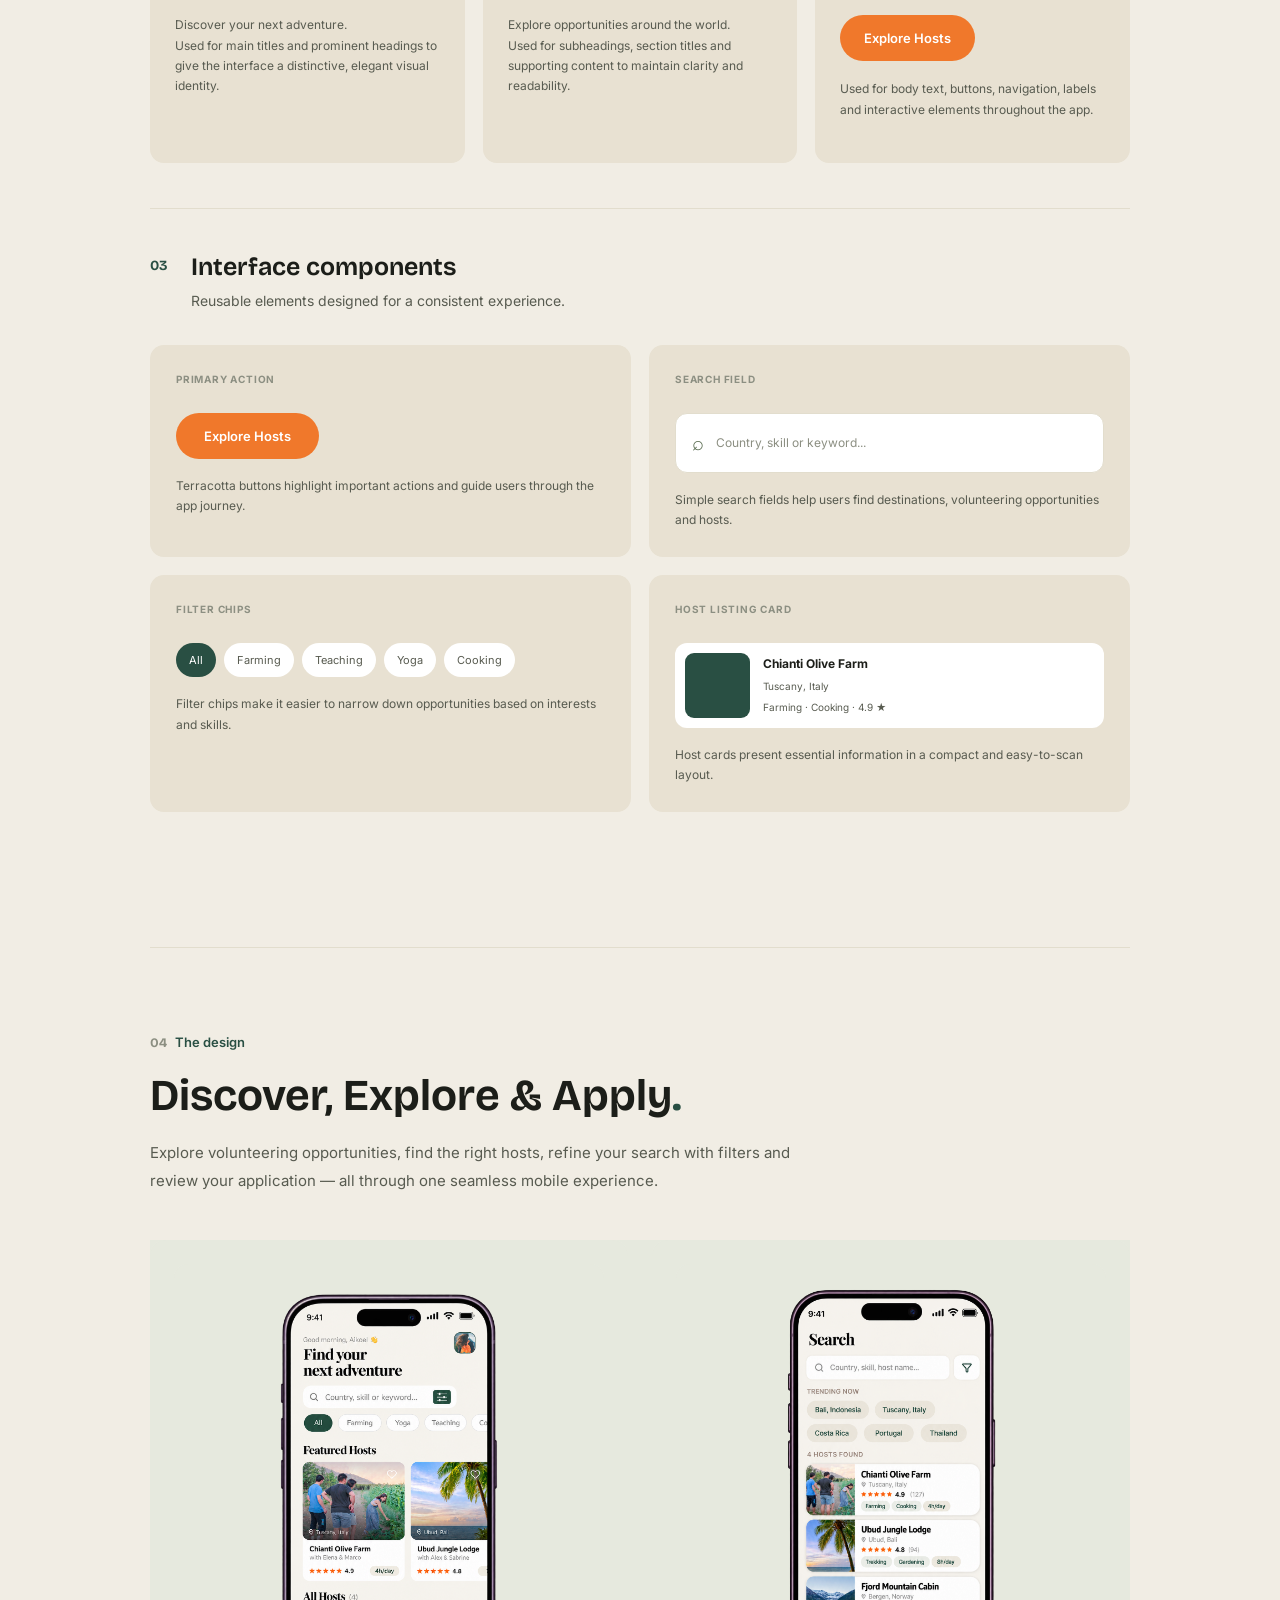
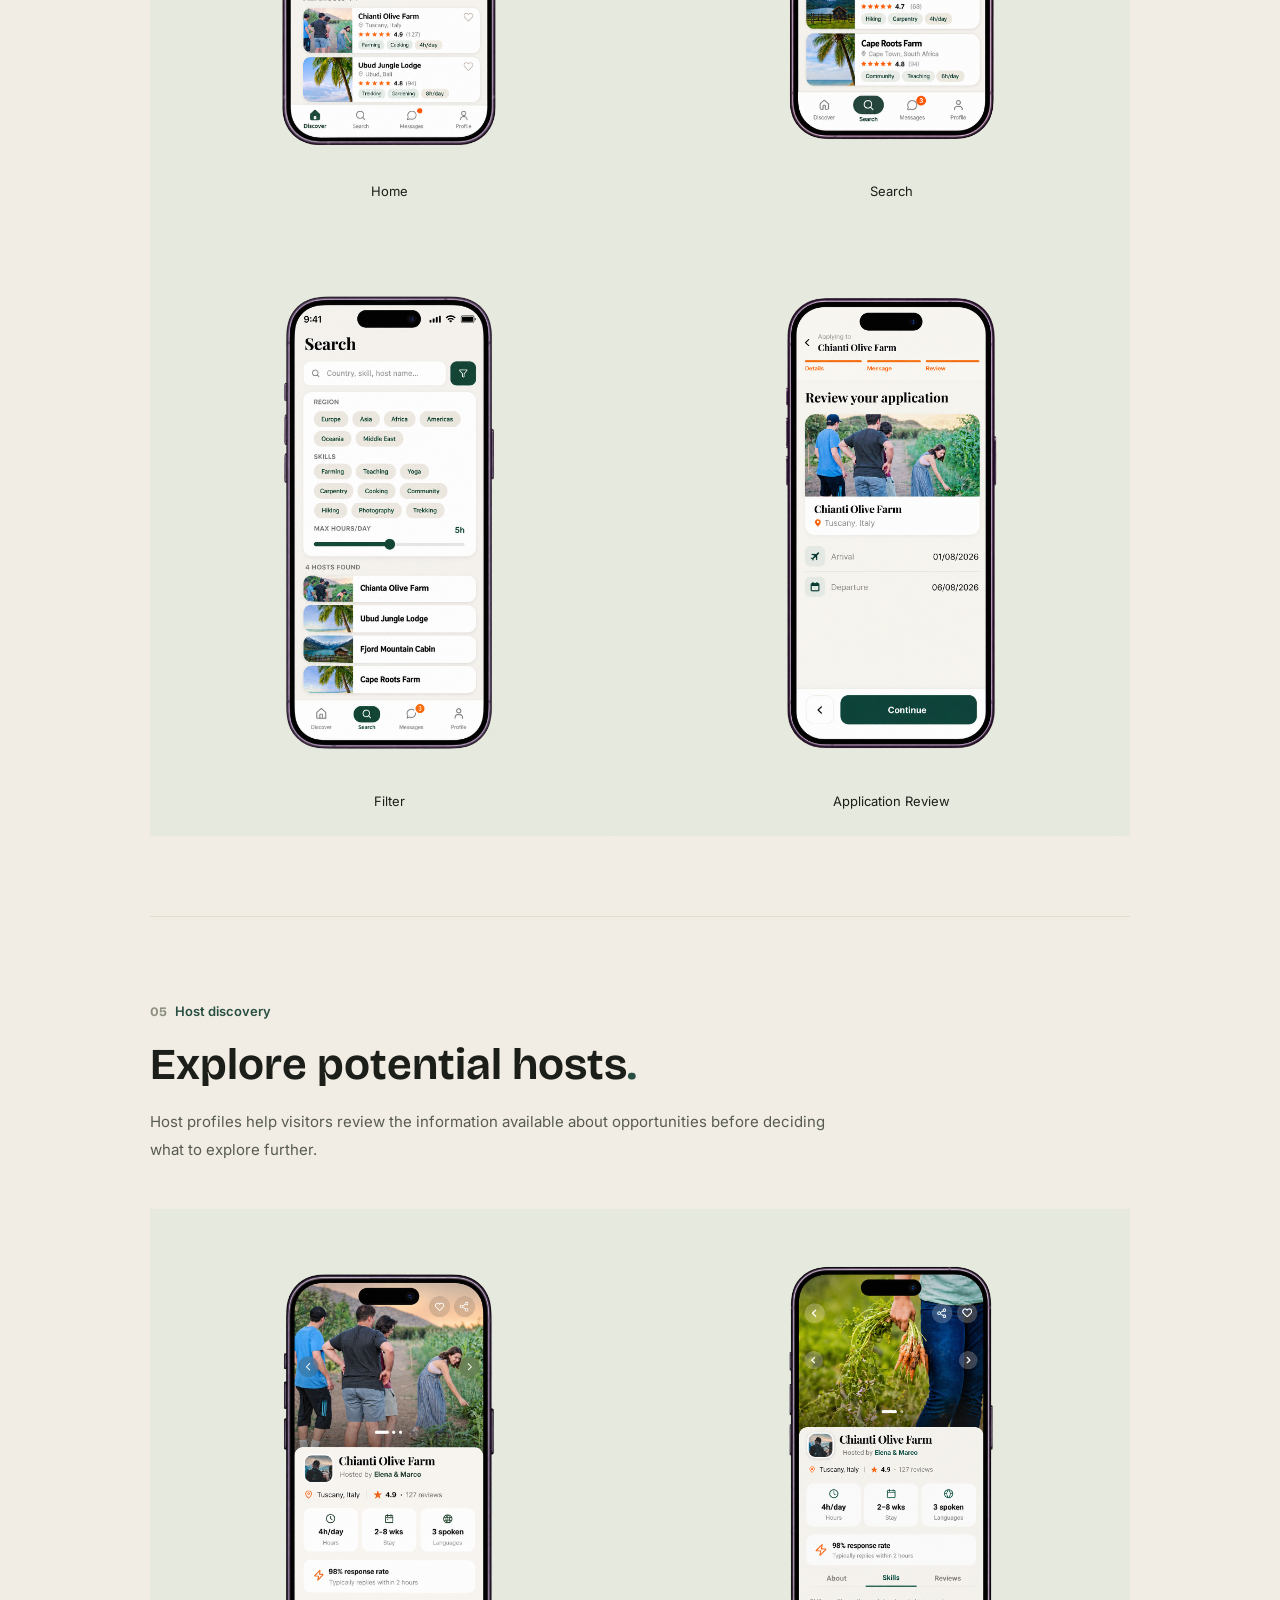
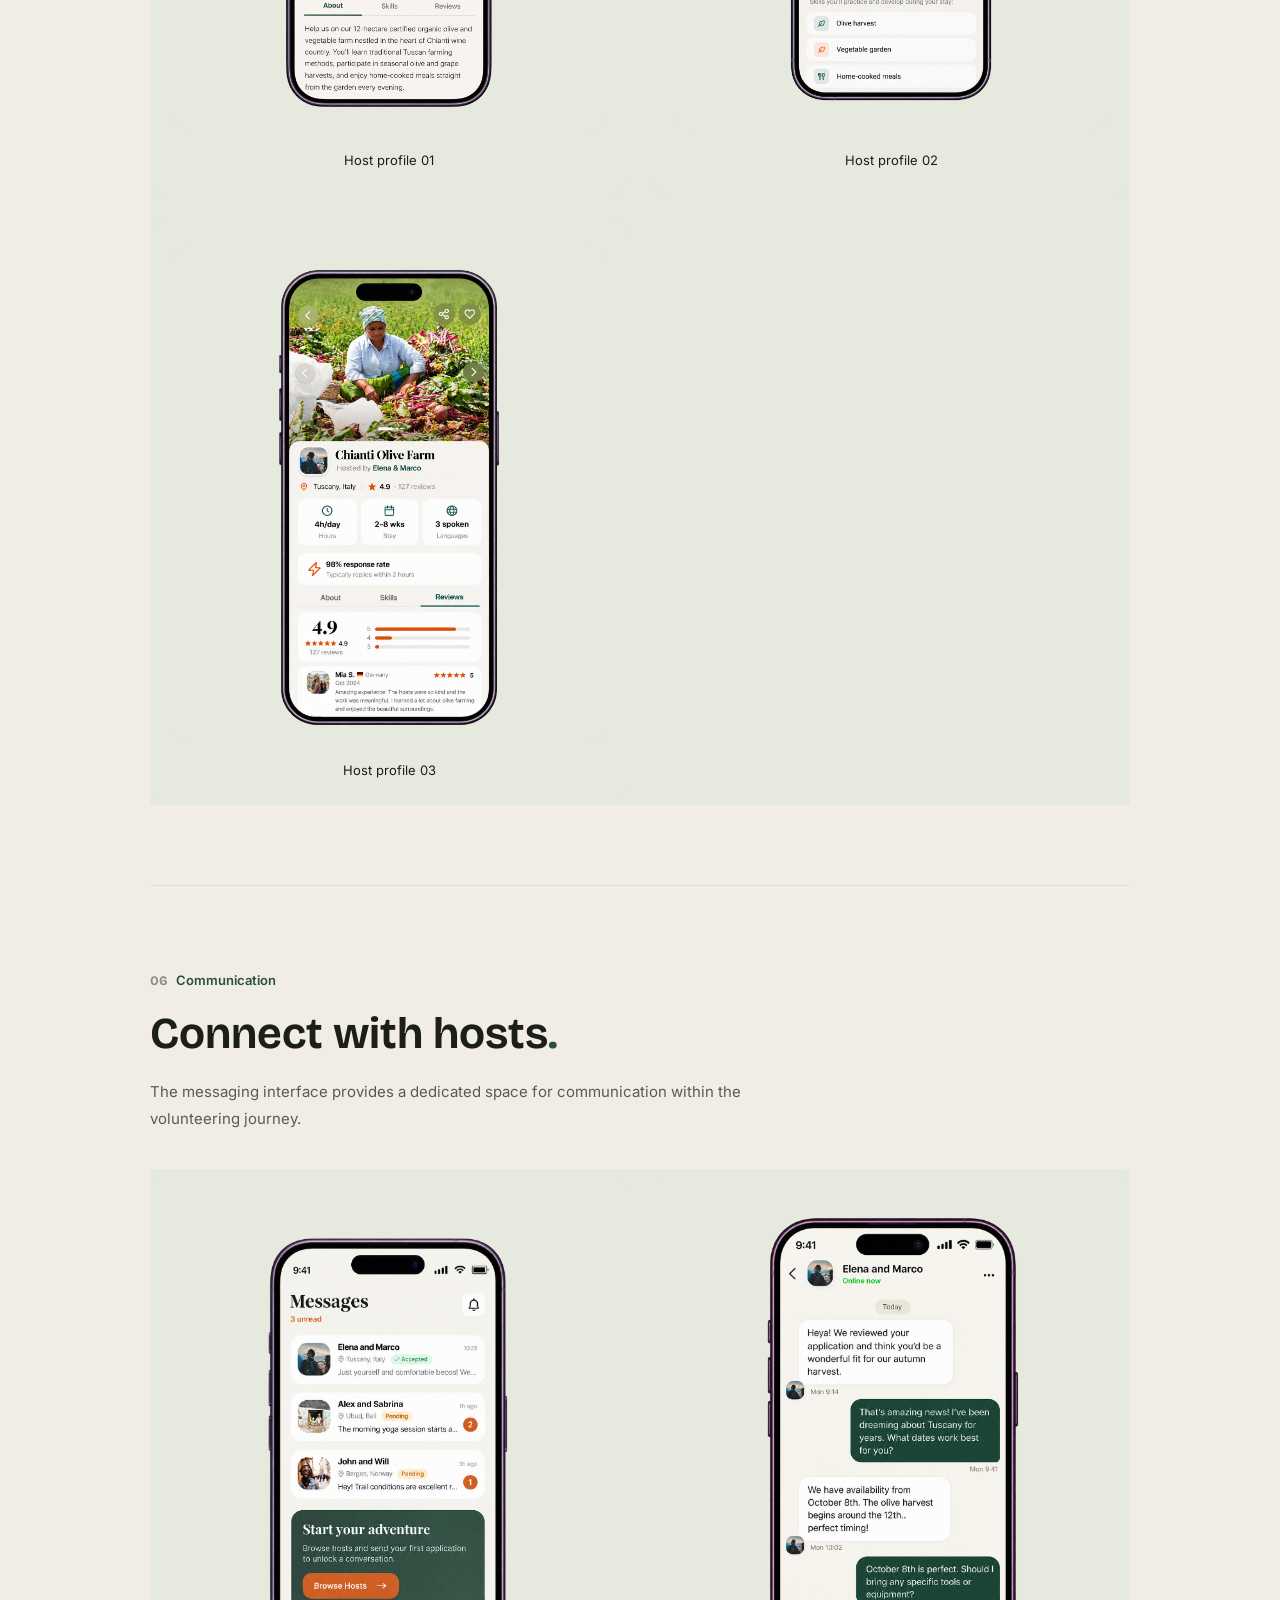
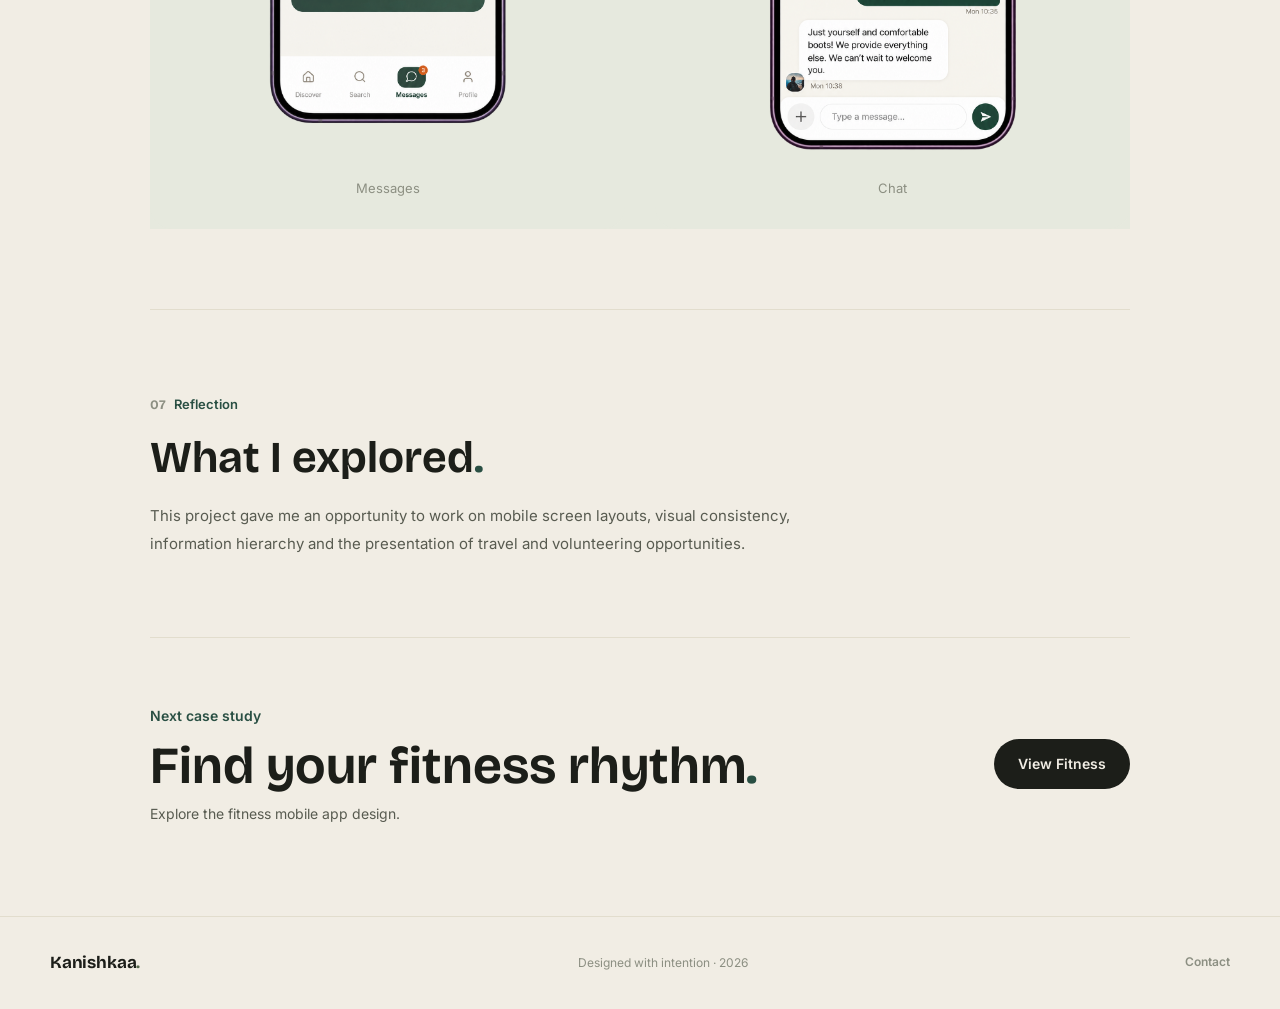
<file: workaway.html>
<!doctype html>
<html lang="en">
  <head>
    <meta charset="UTF-8" />
    <meta name="viewport" content="width=device-width, initial-scale=1.0" />
    <title>Workaway — UI/UX Case Study | Kanishkaa</title>
    <meta
      name="description"
      content="Workaway mobile app UI/UX design case study by Kanishkaa."
    />
    <link
      rel="icon"
      href="data:image/svg+xml,%3Csvg xmlns='http://www.w3.org/2000/svg' viewBox='0 0 100 100'%3E%3Crect width='100' height='100' rx='22' fill='%231c1e19'/%3E%3Ctext x='50' y='67' font-size='56' font-family='Arial' fill='%23f6f4ee' text-anchor='middle'%3EK%3C/text%3E%3C/svg%3E"
    />
    <link rel="stylesheet" href="style.css" />
    <script src="script.js" defer></script>
  </head>
  <body class="workaway-page">
    <header class="nav" data-nav>
      <div class="nav-inner">
        <a href="index.html" class="brand">Kanishkaa<span>.</span></a>

        <button
          class="nav-toggle"
          id="nav-toggle"
          aria-label="Toggle navigation"
          aria-expanded="false"
          aria-controls="nav-menu"
        >
          <span class="nav-toggle-bar"></span>
          <span class="nav-toggle-bar"></span>
        </button>

        <nav class="nav-menu" id="nav-menu">
          <a href="index.html#projects">Work</a>
          <a href="index.html#about">About</a>
          <a href="index.html#contact" class="nav-cta">Contact</a>
        </nav>
      </div>
    </header>

    <main class="detail-page">
      <a href="index.html#projects" class="back-link">
        <svg
          width="14"
          height="14"
          viewBox="0 0 24 24"
          fill="none"
          stroke="currentColor"
          stroke-width="2"
        >
          <path d="M19 12H5M11 18l-6-6 6-6" />
        </svg>
        Back to projects
      </a>

      <section class="detail-hero">
        <p class="kicker">
          <span class="num">01</span>Travel & volunteering app redesign
        </p>

        <h1>Workaway<span>.</span></h1>

        <p class="detail-intro">
          A UI/UX redesign of the Workaway mobile app, focused on improving the
          user experience of discovering volunteering opportunities, exploring
          host profiles and connecting with hosts. The redesign aims to create a
          more intuitive, visually consistent and seamless journey from
          discovery to application.
        </p>

        <div class="detail-meta">
          <div>
            <span>Project</span>
            <strong>Existing App Redesign</strong>
          </div>
          <div>
            <span>Role</span>
            <strong>UI/UX Design</strong>
          </div>
          <div>
            <span>Tool</span>
            <strong>Figma</strong>
          </div>
          <div>
            <span>Platform</span>
            <strong>Mobile App</strong>
          </div>
        </div>

        <div class="workaway-hero-gallery">
          <img src="images/workaway-cover.png" alt="Workaway welcome screen" />

          <img
            src="images/global-community.png"
            alt="Workaway global community introduction screen"
          />
        </div>
      </section>

      <section class="detail-section">
        <p class="kicker"><span class="num">02</span>Overview</p>
        <h2>About the redesign<span>.</span></h2>
        <p>
          This project focuses on redesigning the Workaway mobile app to create
          a smoother and more user-friendly experience for people looking for
          travel and volunteering opportunities. The redesign brings together
          host discovery, search, filtering, application review and
          communication through a more organised and visually consistent
          interface.
        </p>
      </section>

      <section class="detail-section detail-two-column">
        <div>
          <p class="kicker"><span class="num">03</span>The challenge</p>
          <h2>Creating a smoother user experience<span>.</span></h2>
        </div>
        <div>
          <p>
            Finding suitable volunteering opportunities involves exploring
            different hosts, comparing details, applying for opportunities and
            communicating with them. These interactions need to be presented in
            a clear and easy-to-navigate way.
          </p>
          <p>
            The redesign focuses on improving information hierarchy, simplifying
            navigation, making search and filtering easier to use, and creating
            a more consistent experience across the different stages of the
            application journey.
          </p>
        </div>
      </section>

      <!-- =========================================
     WORKAWAY — VISUAL DESIGN SYSTEM
========================================= -->

      <section class="detail-section visual-system">
        <p class="kicker"><span class="num">07</span> Visual design system</p>

        <h2>Building a consistent visual identity<span>.</span></h2>

        <p class="visual-intro">
          The visual design system brings together a warm, earthy colour
          palette, expressive typography and consistent interface elements.
          These choices create a welcoming and easy-to-navigate experience while
          reflecting the spirit of travel, volunteering and community.
        </p>

        <!-- 01 COLOUR PALETTE -->

        <div class="visual-block">
          <div class="visual-block-heading">
            <span>01</span>

            <div>
              <h3>Colour palette</h3>
              <p>A blend of earthy tones, warm neutrals and natural accents.</p>
            </div>
          </div>

          <div class="colour-grid">
            <div class="colour-item">
              <div class="colour-swatch" style="background: #c4622d"></div>
              <strong>Terracotta</strong>
              <span>#C4622D</span>
              <small>Primary accent colour for buttons and highlights</small>
            </div>

            <div class="colour-item">
              <div class="colour-swatch" style="background: #ede8df"></div>
              <strong>Warm Ivory</strong>
              <span>#EDE8DF</span>
              <small>Soft background tone for a warm visual feel</small>
            </div>

            <div class="colour-item">
              <div class="colour-swatch" style="background: #2d493e"></div>
              <strong>Forest Green</strong>
              <span>#2D493E</span>
              <small>Primary interface colour for important elements</small>
            </div>

            <div class="colour-item">
              <div class="colour-swatch" style="background: #eae6df"></div>
              <strong>Soft Beige</strong>
              <span>#EAE6DF</span>
              <small>Secondary backgrounds and content surfaces</small>
            </div>

            <div class="colour-item">
              <div class="colour-swatch" style="background: #1c1915"></div>
              <strong>Deep Charcoal</strong>
              <span>#1C1915</span>
              <small>Primary text and dark interface elements</small>
            </div>

            <div class="colour-item">
              <div class="colour-swatch" style="background: #fefefe"></div>
              <strong>Off White</strong>
              <span>#FEFEFE</span>
              <small>Cards, input fields and light surfaces</small>
            </div>
          </div>
        </div>

        <!-- 02 TYPOGRAPHY -->

        <div class="visual-block">
          <div class="visual-block-heading">
            <span>02</span>

            <div>
              <h3>Typography</h3>
              <p>
                A combination of expressive serif headings and clean sans-serif
                text.
              </p>
            </div>
          </div>

          <div class="type-showcase">
            <!-- PLAYFAIR DISPLAY -->

            <div class="type-sample">
              <div class="type-label">
                <span>PRIMARY TYPEFACE</span>
                <span>PLAYFAIR DISPLAY</span>
              </div>

              <p class="playfair-example">Discover your next adventure.</p>

              <p>
                Used for main titles and prominent headings to give the
                interface a distinctive, elegant visual identity.
              </p>
            </div>

            <!-- INTER SUBHEADINGS -->

            <div class="type-sample">
              <div class="type-label">
                <span>SECONDARY TYPEFACE</span>
                <span>INTER</span>
              </div>

              <p class="inter-heading-example">
                Explore opportunities around the world.
              </p>

              <p>
                Used for subheadings, section titles and supporting content to
                maintain clarity and readability.
              </p>
            </div>

            <!-- INTER BODY AND BUTTONS -->

            <div class="type-sample">
              <div class="type-label">
                <span>INTERFACE TYPOGRAPHY</span>
                <span>INTER / SEMIBOLD</span>
              </div>

              <span class="type-button-example"> Explore Hosts </span>

              <p>
                Used for body text, buttons, navigation, labels and interactive
                elements throughout the app.
              </p>
            </div>
          </div>
        </div>

        <!-- 03 INTERFACE COMPONENTS -->

        <div class="visual-block">
          <div class="visual-block-heading">
            <span>03</span>

            <div>
              <h3>Interface components</h3>
              <p>Reusable elements designed for a consistent experience.</p>
            </div>
          </div>

          <div class="component-grid">
            <!-- PRIMARY BUTTON -->

            <div class="component-card">
              <span class="component-label">PRIMARY ACTION</span>

              <span class="demo-primary-button"> Explore Hosts </span>

              <p>
                Terracotta buttons highlight important actions and guide users
                through the app journey.
              </p>
            </div>

            <!-- SEARCH FIELD -->

            <div class="component-card">
              <span class="component-label">SEARCH FIELD</span>

              <div class="demo-search">
                <span>⌕</span>
                <span>Country, skill or keyword...</span>
              </div>

              <p>
                Simple search fields help users find destinations, volunteering
                opportunities and hosts.
              </p>
            </div>

            <!-- FILTER CHIPS -->

            <div class="component-card">
              <span class="component-label">FILTER CHIPS</span>

              <div class="demo-chips">
                <span class="active-chip">All</span>
                <span>Farming</span>
                <span>Teaching</span>
                <span>Yoga</span>
                <span>Cooking</span>
              </div>

              <p>
                Filter chips make it easier to narrow down opportunities based
                on interests and skills.
              </p>
            </div>

            <!-- HOST CARD -->

            <div class="component-card">
              <span class="component-label">HOST LISTING CARD</span>

              <div class="demo-host-card">
                <div class="demo-host-image"></div>

                <div>
                  <strong>Chianti Olive Farm</strong>
                  <small>Tuscany, Italy</small>
                  <small>Farming · Cooking · 4.9 ★</small>
                </div>
              </div>

              <p>
                Host cards present essential information in a compact and
                easy-to-scan layout.
              </p>
            </div>
          </div>
        </div>
      </section>

      <section class="detail-section">
        <p class="kicker"><span class="num">04</span>The design</p>
        <h2>Discover, Explore & Apply<span>.</span></h2>
        <p>
          Explore volunteering opportunities, find the right hosts, refine your
          search with filters and review your application — all through one
          seamless mobile experience.
        </p>

        <div class="detail-gallery">
          <figure>
            <img src="images/home-page.png" alt="Workaway home screen" />
            <figcaption>Home</figcaption>
          </figure>

          <figure>
            <img src="images/search.png" alt="Workaway search screen" />
            <figcaption>Search</figcaption>
          </figure>

          <figure>
            <img src="images/filter.png" alt="Workaway filter screen" />
            <figcaption>Filter</figcaption>
          </figure>

          <figure>
            <img
              src="images/application-review.png"
              alt="Workaway application review screen"
            />
            <figcaption>Application Review</figcaption>
          </figure>
        </div>
      </section>

      <section class="detail-section">
        <p class="kicker"><span class="num">05</span>Host discovery</p>
        <h2>Explore potential hosts<span>.</span></h2>
        <p>
          Host profiles help visitors review the information available about
          opportunities before deciding what to explore further.
        </p>

        <div class="detail-gallery detail-gallery-three">
          <figure>
            <img src="images/host 1.png" alt="Workaway host profile" />
            <figcaption>Host profile 01</figcaption>
          </figure>

          <figure>
            <img src="images/host 2.png" alt="Another Workaway host profile" />
            <figcaption>Host profile 02</figcaption>
          </figure>

          <figure>
            <img
              src="images/host 3.png"
              alt="Additional Workaway host profile"
            />
            <figcaption>Host profile 03</figcaption>
          </figure>
        </div>
      </section>

      <section class="detail-section">
        <p class="kicker"><span class="num">06</span>Communication</p>
        <h2>Connect with hosts<span>.</span></h2>
        <p>
          The messaging interface provides a dedicated space for communication
          within the volunteering journey.
        </p>

        <div class="communication-gallery">
          <figure>
            <img src="images/messages.png" alt="Workaway messaging interface" />
            <figcaption>Messages</figcaption>
          </figure>

          <figure>
            <img src="images/messages2.png" alt="Workaway chat screen" />
            <figcaption>Chat</figcaption>
          </figure>
        </div>
      </section>

      <section class="detail-section">
        <p class="kicker"><span class="num">07</span>Reflection</p>
        <h2>What I explored<span>.</span></h2>
        <p>
          This project gave me an opportunity to work on mobile screen layouts,
          visual consistency, information hierarchy and the presentation of
          travel and volunteering opportunities.
        </p>
      </section>

      <section class="next-project">
        <div>
          <p class="kicker">Next case study</p>
          <h2 class="next-title">Find your fitness rhythm<span>.</span></h2>
          <p>Explore the fitness mobile app design.</p>
        </div>
        <a href="fitness.html" class="btn btn-primary">View Fitness</a>
      </section>
    </main>

    <footer class="site-footer">
      <div class="footer-inner">
        <a href="index.html" class="brand">Kanishkaa<span>.</span></a>
        <p>Designed with intention · 2026</p>
        <a href="index.html#contact" class="btn-text">Contact</a>
      </div>
    </footer>
  </body>
</html>
</file>
<file: style.css>
/* ========================================================
   KANISHKAA — UI/UX PORTFOLIO
   Global styles
   ======================================================== */

@import url('https://fonts.googleapis.com/css2?family=Bricolage+Grotesque:opsz,wght@12..96,400..800&family=Inter:wght@400;500;600;700&display=swap');

:root {
  /* color */
  --ink: #1c1e19;
  --ink-soft: #585b50;
  --ink-faint: #8c8f82;
  --paper: #F1EDE4;
  --paper-dim: #E8E1D2;
  --surface: #ffffff;
  --line: #e2ddcd;

  --sage: #55684c;
  --sage-deep: #333f2c;
  --sage-tint: #e6e9dc;

  /* Workaway — matches the app's real palette (beige + forest green) */
  --forest: #294F43;
  --forest-deep: #1c362e;
  --beige-tint: #E8E5DC;

  /* Fitness — purple + violet */
  --violet: #5b4a8f;
  --violet-deep: #3c2f63;
  --violet-tint: #ece7f7;

  --clay: #93543c;
  --clay-tint: #ecdfd3;

  /* type */
  --display: 'Bricolage Grotesque', Georgia, serif;
  --body: 'Inter', 'Segoe UI', Arial, sans-serif;

  --radius-lg: 22px;
  --radius-md: 14px;
  --page: 1180px;
}

* { margin: 0; padding: 0; box-sizing: border-box; }

html {
  scroll-behavior: smooth;
  scroll-padding-top: 96px;
}

@media (prefers-reduced-motion: reduce) {
  html { scroll-behavior: auto; }
}

body {
  background: var(--paper);
  color: var(--ink);
  font-family: var(--body);
  font-size: 16px;
  line-height: 1.7;
  -webkit-font-smoothing: antialiased;
}

a { color: inherit; text-decoration: none; }
button { font: inherit; background: none; border: none; cursor: pointer; }
img { max-width: 100%; display: block; }
ul { list-style: none; }

::selection { background: var(--sage-tint); color: var(--sage-deep); }

:focus-visible {
  outline: 2px solid var(--sage);
  outline-offset: 3px;
  border-radius: 4px;
}

.skip-link {
  position: absolute;
  left: 16px;
  top: -60px;
  background: var(--ink);
  color: var(--paper);
  padding: 12px 18px;
  border-radius: 100px;
  font-size: 13px;
  font-weight: 600;
  z-index: 200;
  transition: top 0.2s ease;
}
.skip-link:focus { top: 16px; }

h1, h2, h3 {
  font-family: var(--display);
  color: var(--ink);
  line-height: 1.08;
  font-weight: 650;
}

h2 span, h1 span, .next-title span { color: var(--sage); }

p { color: var(--ink-soft); }

.wrap {
  width: min(100% - 48px, var(--page));
  margin-inline: auto;
}

.section { padding: 112px 0; }
.section + .section { border-top: 1px solid var(--line); }

/* ---------- kicker (used only for genuinely sequential content) ---------- */

.kicker {
  display: inline-flex;
  align-items: baseline;
  gap: 8px;
  font-size: 13px;
  font-weight: 600;
  color: var(--sage);
  margin-bottom: 18px;
}
.kicker .num {
  font-family: var(--display);
  font-size: 13px;
  font-weight: 700;
  color: var(--ink-faint);
}

/* ============================= NAV ============================= */

.nav {
  position: sticky;
  top: 0;
  z-index: 100;
  background: transparent;
  transition: background 0.3s ease, box-shadow 0.3s ease, border-color 0.3s ease;
  border-bottom: 1px solid transparent;
}

.nav.is-scrolled {
  background: rgba(246, 244, 238, 0.85);
  backdrop-filter: blur(10px);
  border-bottom: 1px solid var(--line);
}

.nav-inner {
  width: min(100% - 48px, var(--page));
  margin-inline: auto;
  min-height: 84px;
  display: flex;
  align-items: center;
  justify-content: space-between;
}

.brand {
  font-family: var(--display);
  font-size: 17px;
  font-weight: 700;
  letter-spacing: -0.01em;
}
.brand span { color: var(--sage); }

.nav-menu {
  display: flex;
  align-items: center;
  gap: 8px;
}

.nav-menu a {
  padding: 8px 16px;
  font-size: 14px;
  font-weight: 500;
  color: var(--ink-soft);
  border-radius: 100px;
  position: relative;
  transition: color 0.2s ease;
}
.nav-menu a:hover { color: var(--ink); }
.nav-menu a.is-active { color: var(--ink); font-weight: 600; }

.nav-menu a.nav-cta {
  margin-left: 8px;
  background: var(--ink);
  color: var(--paper);
}
.nav-menu a.nav-cta:hover { background: var(--sage-deep); color: #fff; }

.nav-toggle {
  display: none;
  flex-direction: column;
  justify-content: center;
  gap: 5px;
  width: 38px;
  height: 38px;
}
.nav-toggle-bar {
  width: 20px;
  height: 2px;
  background: var(--ink);
  transition: transform 0.25s ease, opacity 0.2s ease;
}
.nav-toggle[aria-expanded="true"] .nav-toggle-bar:nth-child(1) {
  transform: translateY(3.5px) rotate(45deg);
}
.nav-toggle[aria-expanded="true"] .nav-toggle-bar:nth-child(2) {
  transform: translateY(-3.5px) rotate(-45deg);
}

/* ============================= BUTTONS ============================= */

.btn {
  display: inline-flex;
  align-items: center;
  gap: 8px;
  min-height: 50px;
  padding: 0 24px;
  border-radius: 100px;
  font-size: 14px;
  font-weight: 600;
  transition: background 0.2s ease, color 0.2s ease, border-color 0.2s ease, transform 0.2s ease;
}

.btn-primary { background: var(--ink); color: var(--paper); }
.btn-primary:hover { background: var(--sage-deep); transform: translateY(-2px); }

.btn-outline { border: 1px solid var(--line); color: var(--ink); }
.btn-outline:hover { border-color: var(--ink); background: var(--surface); }

.btn-text {
  font-size: 14px;
  font-weight: 600;
  padding-bottom: 2px;
  border-bottom: 1px solid var(--ink-faint);
  transition: border-color 0.2s ease, color 0.2s ease;
}
.btn-text:hover { border-color: var(--ink); color: var(--sage-deep); }

/* ============================= HERO ============================= */

.hero {
  position: relative;
  padding: 140px 0 100px;
  background-image: radial-gradient(var(--line) 1px, transparent 1px);
  background-size: 28px 28px;
  background-position: -10px -10px;
  -webkit-mask-image: linear-gradient(to bottom, black 0%, black 55%, transparent 100%);
  mask-image: linear-gradient(to bottom, black 0%, black 55%, transparent 100%);
}

.hero-inner { width: min(100% - 48px, 860px); margin-inline: auto; }

.status {
  display: inline-flex;
  align-items: center;
  gap: 10px;
  font-size: 13px;
  font-weight: 500;
  color: var(--ink-soft);
  background: var(--surface);
  border: 1px solid var(--line);
  padding: 8px 16px 8px 12px;
  border-radius: 100px;
  margin-bottom: 32px;
}
.status-dot {
  width: 8px;
  height: 8px;
  border-radius: 50%;
  background: var(--sage);
  box-shadow: 0 0 0 3px var(--sage-tint);
}

.hero h1 {
  font-size: clamp(42px, 6.4vw, 76px);
  letter-spacing: -0.02em;
  line-height: 1.04;
  max-width: 820px;
}

.hero-lede {
  max-width: 560px;
  margin-top: 26px;
  font-size: 17px;
  line-height: 1.8;
}

.hero-actions {
  display: flex;
  align-items: center;
  gap: 24px;
  margin-top: 40px;
}

/* ============================= MARQUEE ============================= */

.marquee {
  border-top: 1px solid var(--line);
  border-bottom: 1px solid var(--line);
  overflow: hidden;
  padding: 20px 0;
  background: var(--surface);
}

.marquee-track {
  display: flex;
  width: max-content;
  gap: 48px;
  animation: scroll-left 32s linear infinite;
}

.marquee-track span {
  font-family: var(--display);
  font-size: 15px;
  font-weight: 600;
  color: var(--ink-faint);
  white-space: nowrap;
  display: flex;
  align-items: center;
  gap: 48px;
}
.marquee-track span::after { content: '◆'; font-size: 7px; color: var(--sage); }

@keyframes scroll-left {
  from { transform: translateX(0); }
  to { transform: translateX(-50%); }
}

@media (prefers-reduced-motion: reduce) {
  .marquee-track { animation: none; overflow-x: auto; }
}

/* ============================= PROJECTS ============================= */

.projects-head {
  display: flex;
  align-items: flex-end;
  justify-content: space-between;
  gap: 32px;
  margin-bottom: 56px;
}

.projects-head h2 { font-size: clamp(32px, 4vw, 48px); }
.projects-head p { max-width: 320px; font-size: 14px; }

.project-grid {
  display: grid;
  grid-template-columns: repeat(2, minmax(0, 1fr));
  gap: 28px;
}

.project-card {
  display: block;
  position: relative;
}

.project-frame {
  position: relative;
  display: block;
  border-radius: var(--radius-lg);
  overflow: hidden;
  aspect-ratio: 4 / 3.1;
  background: var(--beige-tint);
}

.project-frame.fitness-frame { background: var(--violet-tint); }

.project-frame img {
  width: 100%;
  height: 100%;
  object-fit: cover;
  object-position: top center;
  transition: transform 0.5s cubic-bezier(.2,.7,.2,1);
}

.project-card:hover .project-frame img { transform: scale(1.04); }

.project-frame .veil {
  position: absolute;
  inset: 0;
  background: linear-gradient(to top, rgba(28,30,25,0.78), rgba(28,30,25,0) 55%);
  display: flex;
  align-items: flex-end;
  padding: 22px;
  opacity: 0;
  transition: opacity 0.3s ease;
}
.project-card:hover .project-frame .veil { opacity: 1; }

.veil-label {
  display: inline-flex;
  align-items: center;
  gap: 8px;
  color: #fff;
  font-size: 13px;
  font-weight: 600;
  transform: translateY(6px);
  transition: transform 0.3s ease;
}
.project-card:hover .veil-label { transform: translateY(0); }
.veil-label svg { width: 14px; height: 14px; }

.project-info { margin-top: 24px; display: flex; gap: 18px; justify-content: space-between; }
.project-index { font-family: var(--display); font-size: 13px; font-weight: 700; color: var(--ink-faint); margin-bottom: 10px; display: block; }
.project-info h3 { font-size: 24px; letter-spacing: -0.01em; }
.project-info p { margin-top: 8px; font-size: 14px; max-width: 320px; }

/* ============================= ABOUT ============================= */

.about-grid {
  display: grid;
  grid-template-columns: 1fr 1fr;
  gap: 60px;
  align-items: start;
}

.about h2 { font-size: clamp(30px, 4vw, 44px); margin-bottom: 20px; }
.about-grid p { font-size: 16px; max-width: 46ch; }

.skill-list {
  display: flex;
  flex-wrap: wrap;
  gap: 10px;
}
.skill-list span {
  font-size: 13px;
  font-weight: 500;
  color: var(--ink-soft);
  border: 1px solid var(--line);
  padding: 9px 16px;
  border-radius: 100px;
}

/* ============================= CONTACT ============================= */

.contact-row {
  display: flex;
  align-items: flex-end;
  justify-content: space-between;
  gap: 40px;
  flex-wrap: wrap;
}

.contact h2 { font-size: clamp(32px, 4.5vw, 50px); max-width: 560px; }
.contact-row > p { color: var(--ink-soft); font-size: 15px; max-width: 420px; margin-top: 18px; }

.contact-actions { display: flex; flex-direction: column; align-items: flex-end; gap: 22px; }
.social-links { display: flex; gap: 22px; }
.social-links a { font-size: 13px; font-weight: 600; color: var(--ink-soft); }
.social-links a:hover { color: var(--sage-deep); }

/* ============================= FOOTER ============================= */

.site-footer { border-top: 1px solid var(--line); }
.footer-inner {
  width: min(100% - 48px, var(--page));
  margin-inline: auto;
  min-height: 92px;
  display: flex;
  align-items: center;
  justify-content: space-between;
  gap: 20px;
  flex-wrap: wrap;
}
.footer-inner p, .footer-inner .btn-text { font-size: 12px; color: var(--ink-faint); border: none; }

/* ============================= DETAIL / CASE-STUDY PAGES ============================= */

.detail-page { width: min(100% - 48px, 980px); margin-inline: auto; }

.back-link {
  display: inline-flex;
  align-items: center;
  gap: 8px;
  color: var(--ink-soft);
  font-size: 13px;
  font-weight: 600;
  margin: 48px 0 44px;
}
.back-link:hover { color: var(--sage-deep); }

.detail-hero { padding-bottom: 70px; }

.detail-hero h1 {
  font-size: clamp(44px, 7vw, 76px);
  letter-spacing: -0.02em;
  margin-bottom: 22px;
}

.detail-intro { max-width: 620px; font-size: 17px; line-height: 1.85; }

.detail-meta {
  display: grid;
  grid-template-columns: repeat(4, minmax(0,1fr));
  gap: 20px;
  margin-top: 44px;
  padding: 26px 0;
  border-top: 1px solid var(--line);
  border-bottom: 1px solid var(--line);
}
.detail-meta div { display: flex; flex-direction: column; gap: 7px; }
.detail-meta span { font-size: 11px; font-weight: 600; letter-spacing: 0.03em; color: var(--ink-faint); text-transform: uppercase; }
.detail-meta strong { font-size: 14px; font-weight: 600; }

img.detail-hero-image {
  width: 100%;
  max-width: 760px;
  height: auto;
  max-height: 640px;
  object-fit: contain;
  margin: 48px auto 0;
  border-radius: var(--radius-lg);
}

.detail-section { padding: 80px 0; border-top: 1px solid var(--line); }
.detail-section h2 { max-width: 640px; margin-bottom: 20px; font-size: clamp(30px, 4.2vw, 44px); }
.detail-section > p:not(.kicker) { max-width: 680px; font-size: 15px; line-height: 1.85; }

.detail-two-column { display: grid; grid-template-columns: 0.9fr 1.1fr; gap: 60px; }
.detail-two-column > div:last-child p { font-size: 15px; line-height: 1.85; margin-bottom: 16px; }

.detail-gallery {
  display: grid;
  grid-template-columns: repeat(4, minmax(0,1fr));
  gap: 16px;
  margin-top: 40px;
}
.detail-gallery-three { grid-template-columns: repeat(3, minmax(0,1fr)); }

.detail-gallery figure { margin: 0; }
.detail-gallery img {
  width: 100%;
  height: 300px;
  object-fit: contain;
  background: var(--beige-tint);
  border-radius: var(--radius-md);
  padding: 14px;
}
.fitness-page .detail-gallery img { background: var(--violet-tint); }
.detail-gallery-three img { height: 340px; }
.detail-gallery figcaption { margin-top: 12px; color: var(--ink-faint); font-size: 12px; }

.detail-feature-image {
  margin-top: 36px;
  padding: 40px;
  background: var(--beige-tint);
  border-radius: var(--radius-lg);
  text-align: center;
}
.fitness-page .detail-feature-image { background: var(--violet-tint); }
.detail-feature-image img { width: min(100%, 320px); margin-inline: auto; border-radius: var(--radius-md); }

.detail-list { padding-left: 2px; }
.detail-list li {
  list-style: none;
  padding-left: 26px;
  position: relative;
  margin-bottom: 14px;
  font-size: 15px;
  color: var(--ink-soft);
}
.detail-list li::before {
  content: '';
  position: absolute;
  left: 0;
  top: 10px;
  width: 7px;
  height: 7px;
  border-radius: 50%;
  background: var(--sage);
}

.next-project {
  border-top: 1px solid var(--line);
  padding: 64px 0 90px;
  display: flex;
  align-items: center;
  justify-content: space-between;
  gap: 30px;
  flex-wrap: wrap;
}
.next-project .kicker { margin-bottom: 10px; }
.next-title { font-size: clamp(32px, 5vw, 52px); margin-bottom: 8px; }
.next-project > div > p { font-size: 14px; }


/* ============================= RESPONSIVE ============================= */

@media (max-width: 860px) {
  .project-grid { grid-template-columns: 1fr; gap: 48px; }
  .about-grid { grid-template-columns: 1fr; gap: 36px; }
  .detail-two-column { grid-template-columns: 1fr; gap: 16px; }
  .detail-meta { grid-template-columns: repeat(2, minmax(0,1fr)); }
}

@media (max-width: 700px) {
  .section { padding: 76px 0; }
  .hero { padding: 108px 0 70px; }
  .hero-actions { flex-direction: column; align-items: flex-start; gap: 16px; }
  .nav-menu {
    position: fixed;
    top: 72px;
    left: 0;
    right: 0;
    bottom: 0;
    background: var(--paper);
    flex-direction: column;
    align-items: flex-start;
    justify-content: flex-start;
    padding: 28px 24px;
    gap: 6px;
    transform: translateY(-12px);
    opacity: 0;
    visibility: hidden;
    pointer-events: none;
    transition: transform 0.25s ease, opacity 0.2s ease;
  }
  .nav-menu.is-open {
    transform: translateY(0);
    opacity: 1;
    visibility: visible;
    pointer-events: auto;
  }
  .nav-menu a { width: 100%; padding: 14px 10px; font-size: 16px; }
  .nav-toggle { display: flex; }

  .projects-head { flex-direction: column; align-items: flex-start; gap: 14px; }
  .contact-row { flex-direction: column; align-items: flex-start; }
  .contact-actions { align-items: flex-start; }

  .detail-gallery, .detail-gallery-three { grid-template-columns: repeat(2, minmax(0,1fr)); }
  .detail-gallery img, .detail-gallery-three img { height: 240px; }
  .detail-meta { grid-template-columns: 1fr 1fr; gap: 20px; }
  .next-project { flex-direction: column; align-items: flex-start; }
  .footer-inner { justify-content: center; text-align: center; }
}

@media (max-width: 460px) {
  .detail-gallery, .detail-gallery-three { grid-template-columns: 1fr; }
  .detail-gallery img, .detail-gallery-three img { height: 300px; }
}


/* CONTACT SECTION — ALIGNMENT AND SPACING */

.contact-row {
    display: grid;
    grid-template-columns: 1fr auto;
    align-items: center;
    gap: 60px;
    width: 100%;
}

.contact-row > div:first-child {
    max-width: 650px;
}

.contact-row h2 {
    margin-bottom: 14px;
    line-height: 1.15;
}

.contact-row > div:first-child p {
    margin: 0;
    line-height: 1.8;
}

.contact-row .contact-location {
    margin-top: 8px !important;
    color: var(--muted);
    font-size: 13px;
}

.contact-actions {
    display: flex;
    flex-direction: column;
    align-items: flex-end;
    justify-content: center;
    gap: 20px;
    min-width: 190px;
}

.contact-actions .btn {
    min-width: 120px;
    justify-content: center;
}

.contact-actions .social-links {
    display: flex;
    justify-content: flex-end;
    align-items: center;
    gap: 24px;
    margin: 0;
}

.contact-actions .social-links a {
    white-space: nowrap;
    font-size: 12px;
}

@media (max-width: 650px) {
    .contact-row {
        grid-template-columns: 1fr;
        gap: 28px;
    }

    .contact-actions {
        align-items: flex-start;
    }

    .contact-actions .social-links {
        justify-content: flex-start;
    }
}

/* FIX: HERO BUTTON VISIBILITY */

.hero {
    -webkit-mask-image: none !important;
    mask-image: none !important;
}

/* Hero action buttons */
.hero-actions {
    display: flex;
    align-items: center;
    gap: 28px;
    margin-top: 40px;
    position: relative;
    z-index: 2;
}

/* See the work button */
.hero-actions .btn-primary {
    display: inline-flex;
    align-items: center;
    justify-content: center;
    min-height: 52px;
    padding: 0 28px;
    background: #1c1e19;
    color: #f6f4ee;
    border: 1px solid #1c1e19;
    border-radius: 100px;
    font-size: 14px;
    font-weight: 600;
    opacity: 1;
    transition: background 0.2s ease, transform 0.2s ease;
}

.hero-actions .btn-primary:hover {
    background: #333f2c;
    transform: translateY(-2px);
}

/* Get in touch link */
.hero-actions .btn-text {
    display: inline-block;
    color: #1c1e19;
    font-size: 14px;
    font-weight: 600;
    text-decoration: none;
    border-bottom: 1px solid #55684c;
    padding-bottom: 5px;
    opacity: 1;
}

.hero-actions .btn-text:hover {
    color: #55684c;
    border-color: #55684c;
}

@media (max-width: 700px) {
    .hero-actions {
        align-items: flex-start;
        flex-direction: column;
        gap: 20px;
    }
}


/* =====================================
   ABOUT SECTION — REFINED LAYOUT
===================================== */

.about-heading {
    margin-bottom: 55px;
}

.about-label {
    color: var(--sage);
    font-size: 11px;
    font-weight: 700;
    letter-spacing: 2px;
    margin-bottom: 20px;
}

.about-heading h2 {
    font-size: clamp(36px, 5vw, 58px);
    line-height: 1.12;
    letter-spacing: -1.5px;
}

.about-heading h2 span {
    color: var(--sage);
}

.about-content {
    display: grid;
    grid-template-columns: 1.1fr 0.9fr;
    gap: 85px;
    align-items: start;
}

.about-intro {
    max-width: 620px;
}

.about-intro p {
    font-size: 15px;
    line-height: 1.9;
    color: var(--ink-soft);
    margin-bottom: 20px;
}

.about-intro .about-lead {
    font-size: 19px;
    line-height: 1.7;
    font-weight: 500;
    color: var(--ink);
}

.about-details {
    margin-top: 62px;
    padding-top: 0;
    display: flex;
    flex-direction: column;
    border-top: 1px solid var(--line);
}


.about-detail-card {
    display: grid;
    grid-template-columns: 42px 1fr;
    gap: 15px;
    padding: 23px 0;
    border-bottom: 1px solid var(--line);
}

.detail-number {
    color: var(--sage);
    font-family: var(--display);
    font-size: 14px;
    font-weight: 700;
}

.about-detail-card h3 {
    font-size: 17px;
    letter-spacing: -0.3px;
    margin-bottom: 7px;
}

.about-detail-card p {
    color: var(--ink-soft);
    font-size: 13px;
    line-height: 1.8;
}

.about-skills {
    margin-top: 75px;
    padding-top: 30px;
    border-top: 1px solid var(--line);
}

.about-skills .about-label {
    margin-bottom: 20px;
}

.about-skills .skill-list {
    display: flex;
    flex-wrap: wrap;
    gap: 12px;
}

.about-skills .skill-list span {
    display: inline-flex;
    align-items: center;
    padding: 10px 17px;
    border: 1px solid var(--line);
    border-radius: 100px;
    color: var(--ink-soft);
    background: transparent;
    font-size: 12px;
    transition: background 0.2s ease, border-color 0.2s ease;
}

.about-skills .skill-list span:hover {
    background: var(--sage-tint);
    border-color: var(--sage);
}

/* Responsive About Section */

@media (max-width: 860px) {
    .about-content {
        grid-template-columns: 1fr;
        gap: 40px;
    }

    .about-heading {
        margin-bottom: 38px;
    }

    .about-skills {
        margin-top: 55px;
    }
}

@media (max-width: 600px) {
    .about-heading h2 {
        font-size: 36px;
    }

    .about-intro .about-lead {
        font-size: 17px;
    }

    .about-intro p {
        font-size: 14px;
    }

    .about-detail-card {
        grid-template-columns: 32px 1fr;
        gap: 10px;
    }
}

/* ABOUT SECTION — FINAL ALIGNMENT FIX */

/* Make the section label more visible */
.about-heading .about-label,
.about-skills .about-label {
    font-size: 13px;
    font-weight: 700;
    letter-spacing: 2.2px;
    margin-bottom: 22px;
}

/* Align both columns and make them occupy equal height */
.about-content {
    display: grid;
    grid-template-columns: 1.1fr 0.9fr;
    align-items: stretch;
    gap: 85px;
}

/* Left column */
.about-intro {
    max-width: 620px;
    height: 100%;
}

.about-intro p {
    line-height: 1.9;
    margin-bottom: 20px;
}

/* Right column */
.about-details {
    margin-top: 0;
    padding-top: 0;
    height: 100%;
    display: flex;
    flex-direction: column;
    justify-content: space-between;
    border-top: 1px solid var(--line);
}

/* Numbered points */
.about-detail-card {
    display: grid;
    grid-template-columns: 45px 1fr;
    align-items: start;
    gap: 15px;
    flex: 1;
    padding: 23px 0;
    border-bottom: 1px solid var(--line);
}

.about-detail-card:first-child {
    padding-top: 8px;
}

.detail-number {
    color: var(--sage);
    font-family: var(--display);
    font-size: 14px;
    font-weight: 700;
    line-height: 1.5;
    padding-top: 2px;
}

.about-detail-card h3 {
    font-size: 17px;
    letter-spacing: -0.3px;
    margin-bottom: 7px;
}

.about-detail-card p {
    color: var(--ink-soft);
    font-size: 13px;
    line-height: 1.8;
    margin: 0;
}

/* Skills */
.about-skills {
    margin-top: 75px;
    padding-top: 30px;
    border-top: 1px solid var(--line);
}

.about-skills .about-label {
    margin-bottom: 20px;
}

.about-skills .skill-list {
    display: flex;
    flex-wrap: wrap;
    gap: 12px;
}

.about-skills .skill-list span {
    display: inline-flex;
    align-items: center;
    padding: 10px 17px;
    border: 1px solid var(--line);
    border-radius: 100px;
    color: var(--ink-soft);
    background: transparent;
    font-size: 12px;
    transition: background 0.2s ease, border-color 0.2s ease;
}

.about-skills .skill-list span:hover {
    background: var(--sage-tint);
    border-color: var(--sage);
}

/* Responsive About Section */
@media (max-width: 860px) {
    .about-content {
        grid-template-columns: 1fr;
        gap: 38px;
    }

    .about-heading {
        margin-bottom: 38px;
    }

    .about-details {
        height: auto;
    }

    .about-detail-card {
        flex: initial;
    }

    .about-skills {
        margin-top: 55px;
    }
}

@media (max-width: 600px) {
    .about-heading h2 {
        font-size: 36px;
    }

    .about-heading .about-label {
        font-size: 12px;
    }

    .about-intro .about-lead {
        font-size: 17px;
    }

    .about-intro p {
        font-size: 14px;
    }

    .about-detail-card {
        grid-template-columns: 32px 1fr;
        gap: 10px;
    }
}

/* =========================================
   PROJECT COVERS — FLOATING MOBILE SCREENS
========================================= */

.project-frame {
    height: 440px;
    aspect-ratio: auto;
    display: flex;
    align-items: center;
    justify-content: center;
    overflow: hidden;
    position: relative;
    perspective: 1000px;
}

/* WORKAWAY PHONE */

.workaway-frame {
    background: var(--beige-tint);
}

.project-device {
    position: relative;
    width: 220px;
    height: 390px;
    padding: 9px;
    border-radius: 34px;
    background: #1c1e19;
    border: 2px solid #34362f;
    box-shadow:
        0 25px 45px rgba(28, 30, 25, 0.22),
        0 8px 16px rgba(28, 30, 25, 0.12);

    transform: rotate(-7deg);
    animation: phone-float 5s ease-in-out infinite;
    transition: transform 0.5s ease;
    z-index: 1;
}

.project-device img {
    width: 100%;
    height: 100%;
    object-fit: cover;
    object-position: top center;
    border-radius: 25px;
}

.device-notch {
    position: absolute;
    z-index: 3;
    top: 12px;
    left: 50%;
    transform: translateX(-50%);
    width: 75px;
    height: 17px;
    border-radius: 20px;
    background: #171814;
}

/* FITNESS PHONE MOCKUP */

.fitness-device-frame {
    background: var(--violet-tint);
}

.fitness-device-frame > img {
    width: 100%;
    height: 100%;
    object-fit: contain;
    object-position: center;
    padding: 12px;

    transform: rotate(5deg) scale(0.94);
    animation: fitness-float 5.5s ease-in-out infinite;
    transition: transform 0.5s ease;
    position: relative;
    z-index: 1;
}

/* FLOATING ANIMATIONS */

@keyframes phone-float {
    0%, 100% {
        transform: translateY(0) rotate(-7deg);
    }

    50% {
        transform: translateY(-13px) rotate(-4deg);
    }
}

@keyframes fitness-float {
    0%, 100% {
        transform: translateY(0) rotate(5deg) scale(0.94);
    }

    50% {
        transform: translateY(-12px) rotate(2deg) scale(0.96);
    }
}

/* HOVER EFFECT */

.project-card:hover .project-device {
    transform: translateY(-8px) rotate(-2deg) scale(1.03);
}

.project-card:hover .fitness-device-frame > img {
    transform: translateY(-8px) rotate(1deg) scale(0.98);
}

/* KEEP HOVER OVERLAY ABOVE THE PHONE */

.project-frame .veil {
    z-index: 4;
}

/* ACCESSIBILITY */

@media (prefers-reduced-motion: reduce) {
    .project-device,
    .fitness-device-frame > img {
        animation: none;
    }
}

/* MOBILE */

@media (max-width: 700px) {
    .project-frame {
        height: 390px;
    }

    .project-device {
        width: 190px;
        height: 340px;
    }
}
/* FIX WORKAWAY PHONE SCREEN CROPPING */

.project-device {
    width: 245px;
    height: 410px;
    padding: 7px;
    overflow: hidden;
}

.project-device img {
    width: 100%;
    height: 100%;
    object-fit: contain;
    object-position: center;
    border-radius: 25px;
}

/* Keep the complete phone visible */

.workaway-frame {
    overflow: hidden;
}

@media (max-width: 700px) {
    .project-device {
        width: 210px;
        height: 360px;
    }
}

/* WORKAWAY COVER — USE ORIGINAL PHONE MOCKUP */

.workaway-frame {
    background: var(--beige-tint);
    display: flex;
    align-items: center;
    justify-content: center;
    overflow: hidden;
}

.workaway-frame > img {
    width: 100%;
    height: 100%;
    object-fit: contain;
    object-position: center;
    padding: 12px;

    transform: rotate(-6deg) scale(0.92);
    animation: workaway-float 5s ease-in-out infinite;
    transition: transform 0.5s ease;
    position: relative;
    z-index: 1;
}

@keyframes workaway-float {
    0%, 100% {
        transform: translateY(0) rotate(-6deg) scale(0.92);
    }

    50% {
        transform: translateY(-10px) rotate(-3deg) scale(0.94);
    }
}

.project-card:hover .workaway-frame > img {
    transform: translateY(-6px) rotate(-2deg) scale(0.96);
}

@media (prefers-reduced-motion: reduce) {
    .workaway-frame > img {
        animation: none;
    }
}

/* WORKAWAY — RESTORE PHONE FRAME */

.workaway-frame > img {
    width: 205px;
    height: 380px;
    object-fit: cover;
    object-position: center;
    padding: 7px;

    background: #171914;
    border: 3px solid #292b25;
    border-radius: 32px;

    box-shadow:
        0 20px 35px rgba(0, 0, 0, 0.22),
        0 5px 12px rgba(0, 0, 0, 0.12);

    transform: rotate(-6deg);
    animation: workaway-float 5s ease-in-out infinite;
}

/* PHONE SCREEN CORNERS */
.workaway-frame > img {
    clip-path: none;
}

/* PHONE FRAME ANIMATION */
@keyframes workaway-float {
    0%, 100% {
        transform: translateY(0) rotate(-6deg);
    }

    50% {
        transform: translateY(-10px) rotate(-3deg);
    }
}

@media (max-width: 700px) {
    .workaway-frame > img {
        width: 185px;
        height: 340px;
    }
}

/* WORKAWAY PHONE — TOP DYNAMIC ISLAND */

.workaway-frame {
    position: relative;
}

.workaway-frame::after {
    content: "";
    position: absolute;
    top: calc(50% - 185px);
    left: 50%;
    transform: translateX(-50%) rotate(-6deg);

    width: 68px;
    height: 17px;
    border-radius: 20px;
    background: #080909;

    z-index: 3;
    pointer-events: none;
}

/* =========================================
   WORKAWAY — REMOVE EXTRA BLACK FRAME
   Keep the original transparent phone mockup
========================================= */

.workaway-frame {
    background: var(--beige-tint);
    display: flex;
    align-items: center;
    justify-content: center;
    position: relative;
    overflow: hidden;
}

/* Use the original phone image without an extra frame */

.workaway-frame > img {
    width: 245px;
    height: 410px;

    object-fit: contain;
    object-position: center;

    background: transparent !important;
    border: none !important;
    border-radius: 0 !important;
    padding: 0 !important;
    box-shadow: none !important;

    transform: rotate(-6deg) scale(0.95);
    animation: workaway-float 5s ease-in-out infinite;

    position: relative;
    z-index: 2;
}

/* The Dynamic Island is already included in the image */
.workaway-frame::after {
    display: none !important;
}

/* Floating animation */

@keyframes workaway-float {
    0%, 100% {
        transform: translateY(0) rotate(-6deg) scale(0.95);
    }

    50% {
        transform: translateY(-10px) rotate(-3deg) scale(0.97);
    }
}

/* Hover animation */

.project-card:hover .workaway-frame > img {
    transform: translateY(-6px) rotate(-2deg) scale(0.98);
}

/* Mobile */

@media (max-width: 700px) {
    .workaway-frame > img {
        width: 210px;
        height: 360px;
    }
}

/* Accessibility */

@media (prefers-reduced-motion: reduce) {
    .workaway-frame > img {
        animation: none;
    }
}
/* WORKAWAY CASE STUDY — TRANSPARENT PHONE MOCKUP */

img.detail-hero-image {
    width: 100%;
    max-width: 360px;
    max-height: none;
    height: auto;
    object-fit: contain;
    display: block;
    margin: 48px auto 0;
    border-radius: 0;
    background: transparent;
}
/* WORKAWAY — TWO ONBOARDING SCREENS SIDE BY SIDE */

.workaway-hero-gallery {
    display: grid;
    grid-template-columns: repeat(2, minmax(0, 1fr));
    align-items: center;
    justify-items: center;
    gap: 35px;
    margin: 55px auto 0;
    max-width: 760px;
}

.workaway-hero-gallery img {
    display: block;
    width: 100%;
    max-width: 340px;
    height: auto;
    object-fit: contain;
    border-radius: 0;
    background: transparent;
    box-shadow: none;
}

/* Mobile layout */

@media (max-width: 600px) {
    .workaway-hero-gallery {
        grid-template-columns: 1fr;
        gap: 25px;
    }

    .workaway-hero-gallery img {
        max-width: 280px;
    }
}
/* WORKAWAY — COMMUNICATION SCREEN GALLERY */

.communication-gallery {
    display: grid;
    grid-template-columns: repeat(2, minmax(0, 1fr));
    gap: 30px;
    margin-top: 36px;
    align-items: start;
}

.communication-gallery figure {
    margin: 0;
    padding: 30px;
    background: var(--beige-tint);
    border-radius: var(--radius-lg);
    display: flex;
    flex-direction: column;
    align-items: center;
}

.communication-gallery img {
    width: 100%;
    height: 560px;
    object-fit: contain;
    background: transparent;
    padding: 0;
    border-radius: 0;
}

.communication-gallery figcaption {
    margin-top: 18px;
    font-size: 13px;
    color: var(--ink-faint);
}

@media (max-width: 700px) {
    .communication-gallery {
        grid-template-columns: 1fr;
    }

    .communication-gallery img {
        height: 480px;
    }
}

/* =========================================
   WORKAWAY — VISUAL DESIGN SYSTEM
========================================= */

.visual-system {
    padding-bottom: 90px;
}

.visual-system > h2 {
    max-width: 780px;
    margin-bottom: 18px;
}

.visual-intro {
    max-width: 680px;
    font-size: 15px;
    line-height: 1.9;
    margin-bottom: 65px;
}

/* VISUAL BLOCKS */

.visual-block {
    padding: 45px 0;
    border-top: 1px solid var(--line);
}

.visual-block-heading {
    display: flex;
    align-items: flex-start;
    gap: 24px;
    margin-bottom: 32px;
}

.visual-block-heading > span {
    color: var(--sage);
    font-family: var(--display);
    font-size: 14px;
    font-weight: 700;
}

.visual-block-heading h3 {
    font-size: 25px;
    margin-bottom: 8px;
}

.visual-block-heading p {
    font-size: 14px;
}

/* COLOUR PALETTE */

.colour-grid {
    display: grid;
    grid-template-columns: repeat(6, minmax(0, 1fr));
    gap: 14px;
}

.colour-item {
    display: flex;
    flex-direction: column;
    gap: 7px;
    min-width: 0;
}

.colour-swatch {
    height: 115px;
    border-radius: 12px;
    border: 1px solid rgba(0,0,0,0.08);
    margin-bottom: 7px;
}

.colour-item strong {
    font-size: 13px;
}

.colour-item > span {
    font-size: 12px;
    color: var(--ink-soft);
}

.colour-item small {
    font-size: 11px;
    color: var(--ink-faint);
}

/* TYPOGRAPHY */

.type-showcase {
    display: grid;
    grid-template-columns: repeat(3, minmax(0, 1fr));
    gap: 18px;
}

.type-sample {
    background: var(--paper-dim);
    border-radius: var(--radius-md);
    padding: 25px;
    min-height: 220px;
}

.type-label {
    display: flex;
    justify-content: space-between;
    gap: 8px;
    flex-wrap: wrap;
    font-size: 10px;
    font-weight: 700;
    letter-spacing: 0.08em;
    color: var(--ink-faint);
    margin-bottom: 30px;
}

.type-sample h4 {
    font-family: Georgia, serif;
    font-size: 27px;
    line-height: 1.2;
    margin-bottom: 18px;
}

.type-sample > p {
    font-size: 12px;
    line-height: 1.7;
}

.type-sample .type-body-example {
    font-family: var(--body);
    font-size: 17px;
    line-height: 1.7;
    color: var(--ink);
    margin-bottom: 18px;
}

.type-button-example {
    display: inline-flex;
    align-items: center;
    justify-content: center;
    padding: 12px 24px;
    background: #F0782B;
    color: white;
    border-radius: 100px;
    font-size: 13px;
    font-weight: 600;
    margin-bottom: 18px;
}

/* COMPONENTS */

.component-grid {
    display: grid;
    grid-template-columns: repeat(2, minmax(0, 1fr));
    gap: 18px;
}

.component-card {
    background: var(--paper-dim);
    padding: 26px;
    border-radius: var(--radius-md);
    min-height: 190px;
}

.component-label {
    display: block;
    font-size: 10px;
    font-weight: 700;
    letter-spacing: 0.08em;
    color: var(--ink-faint);
    margin-bottom: 25px;
}

.component-card > p {
    font-size: 12px;
    margin-top: 17px;
    line-height: 1.7;
}

/* BUTTON DEMO */

.demo-primary-button {
    display: inline-flex;
    align-items: center;
    justify-content: center;
    background: #F0782B;
    color: white;
    padding: 12px 28px;
    border-radius: 100px;
    font-size: 13px;
    font-weight: 600;
}

/* SEARCH DEMO */

.demo-search {
    display: flex;
    align-items: center;
    gap: 12px;
    background: white;
    border: 1px solid var(--line);
    border-radius: 12px;
    padding: 12px 16px;
    font-size: 12px;
    color: var(--ink-faint);
}

.demo-search span:first-child {
    font-size: 20px;
    color: var(--sage);
}

/* FILTER DEMO */

.demo-chips {
    display: flex;
    flex-wrap: wrap;
    gap: 8px;
}

.demo-chips span {
    background: white;
    color: var(--ink-soft);
    padding: 8px 13px;
    border-radius: 100px;
    font-size: 11px;
}

.demo-chips .active-chip {
    background: #294F43;
    color: white;
}

/* HOST CARD DEMO */

.demo-host-card {
    display: flex;
    align-items: center;
    gap: 13px;
    background: white;
    border-radius: 12px;
    padding: 10px;
}

.demo-host-image {
    width: 65px;
    height: 65px;
    flex-shrink: 0;
    border-radius: 9px;
    background: #294F43;
}

.demo-host-card > div:last-child {
    display: flex;
    flex-direction: column;
    gap: 4px;
}

.demo-host-card strong {
    font-size: 12px;
}

.demo-host-card small {
    font-size: 10px;
    color: var(--ink-soft);
}

/* RESPONSIVE */

@media (max-width: 860px) {
    .colour-grid {
        grid-template-columns: repeat(3, 1fr);
    }

    .type-showcase {
        grid-template-columns: 1fr;
    }
}

@media (max-width: 600px) {
    .component-grid {
        grid-template-columns: 1fr;
    }

    .colour-swatch {
        height: 85px;
    }

    .visual-block-heading {
        gap: 15px;
    }

    .visual-intro {
        margin-bottom: 40px;
    }

    .type-sample {
        min-height: auto;
    }
}

/* =========================================
   THEME ALIGNMENT — WORKAWAY (BEIGE + FOREST GREEN)
   VS FITNESS (PURPLE + VIOLET)
   Site chrome (nav, brand, buttons, About) keeps the
   neutral sage brand accent; only in-page content on
   each case study picks up that project's real palette.
========================================= */

.workaway-page .kicker { color: var(--forest); }
.workaway-page .back-link:hover { color: var(--forest); }
.workaway-page h1 span,
.workaway-page h2 span,
.workaway-page .next-title span { color: var(--forest); }
.workaway-page .visual-block-heading > span { color: var(--forest); }
.workaway-page .btn-primary:hover { background: var(--forest-deep); }

.fitness-page .kicker { color: var(--violet); }
.fitness-page .back-link:hover { color: var(--violet); }
.fitness-page h1 span,
.fitness-page h2 span,
.fitness-page .next-title span { color: var(--violet); }
.fitness-page .detail-list li::before { background: var(--violet); }
.fitness-page .btn-primary:hover { background: var(--violet-deep); }
/* FITNESS HERO — TWO SCREENS SIDE BY SIDE */

.fitness-page .fitness-hero-gallery {
    display: grid;
    grid-template-columns: repeat(2, minmax(0, 1fr));
    gap: 35px;
    max-width: 850px;
    margin: 65px auto 20px;
    align-items: start;
}

.fitness-page .fitness-hero-gallery figure {
    margin: 0;
    text-align: center;
}

.fitness-page .fitness-hero-gallery img {
    display: block;
    width: 100%;
    height: 650px;
    object-fit: contain;
    background: transparent;
    border-radius: 0;
}

.fitness-page .fitness-hero-gallery figcaption {
    margin-top: 14px;
    font-family: 'Inter', sans-serif;
    font-size: 13px;
    color: #2D493E;
}

@media (max-width: 600px) {
    .fitness-page .fitness-hero-gallery {
        grid-template-columns: 1fr;
        gap: 30px;
    }

    .fitness-page .fitness-hero-gallery img {
        height: 550px;
    }
}

/* =========================================
   FITNESS CASE STUDY — SCREEN GALLERIES
========================================= */

.fitness-hero-gallery,
.fitness-screen-gallery {
    display: grid;
    grid-template-columns: repeat(2, minmax(0, 1fr));
    gap: 30px;
    margin-top: 55px;
    align-items: start;
}

.fitness-hero-gallery figure,
.fitness-screen-gallery figure,
.fitness-single-gallery figure {
    margin: 0;
    text-align: center;
}

.fitness-hero-gallery img,
.fitness-screen-gallery img,
.fitness-single-gallery img {
    display: block;
    width: 100%;
    height: auto;
    object-fit: contain;
    border-radius: 14px;
}

.fitness-hero-gallery figcaption,
.fitness-screen-gallery figcaption,
.fitness-single-gallery figcaption {
    margin-top: 14px;
    font-family: 'Inter', sans-serif;
    font-size: 13px;
    color: var(--ink-faint);
    text-align: left;
}

.fitness-single-gallery {
    max-width: 600px;
    margin: 55px auto 0;
}

.fitness-single-gallery img {
    max-height: 750px;
    object-fit: contain;
}

@media (max-width: 700px) {
    .fitness-hero-gallery,
    .fitness-screen-gallery {
        grid-template-columns: 1fr;
        gap: 35px;
    }

    .fitness-single-gallery {
        max-width: 100%;
    }
}

/* FITNESS EXPLORE SCREEN — LARGER DISPLAY */

.fitness-screen-display {
    width: 100%;
    display: flex;
    justify-content: center;
    align-items: center;
    margin: 55px auto 20px;
}

.fitness-screen-display figure {
    width: 100%;
    max-width: 520px;
    margin: 0;
    text-align: center;
}

.fitness-screen-display img {
    display: block;
    width: 100%;
    height: auto;
    max-height: 850px;
    object-fit: contain;
    background: transparent;
}

.fitness-screen-display figcaption {
    margin-top: 18px;
    font-size: 13px;
    color: var(--muted);
}

@media (max-width: 600px) {
    .fitness-screen-display figure {
        max-width: 100%;
    }
}
/* =========================================
   FITNESS APP — SCREEN GALLERY
========================================= */

/* Workout Details and Active Workout screens */

.detail-gallery {
    display: grid;
    grid-template-columns: repeat(2, minmax(0, 1fr));
    gap: 24px;
    align-items: stretch;
    margin-top: 45px;
}

.detail-gallery figure {
    width: 100%;
    min-height: 570px;
    margin: 0;
    padding: 24px;
    background: #eee8f7;
    border-radius: 16px;

    display: flex;
    flex-direction: column;
    align-items: center;
    justify-content: center;
}

.detail-gallery figure img {
    display: block;
    width: 100%;
    height: 500px;
    object-fit: contain;
    background: transparent;
}

.detail-gallery figcaption {
    margin-top: 16px;
    text-align: center;
    font-size: 13px;
    color: var(--muted);
}


/* =========================================
   EXPLORE WORKOUTS SCREEN
========================================= */

.fitness-screen-display {
    width: 100%;
    display: flex;
    justify-content: center;
    align-items: center;
    margin: 45px auto 20px;
}

.fitness-screen-display figure {
    width: 100%;
    max-width: 520px;
    min-height: 570px;
    margin: 0;
    padding: 24px;
    background: #eee8f7;
    border-radius: 16px;

    display: flex;
    flex-direction: column;
    align-items: center;
    justify-content: center;
}

.fitness-screen-display img {
    display: block;
    width: 100%;
    height: 500px;
    object-fit: contain;
    background: transparent;
}

.fitness-screen-display figcaption {
    margin-top: 16px;
    text-align: center;
    font-size: 13px;
    color: var(--muted);
}


/* Mobile layout */

@media (max-width: 700px) {
    .detail-gallery {
        grid-template-columns: 1fr;
    }

    .detail-gallery figure,
    .fitness-screen-display figure {
        min-height: auto;
        padding: 18px;
    }

    .detail-gallery figure img,
    .fitness-screen-display img {
        height: 460px;
    }
}


/* =====================================
   FITNESS - USER PERSONA & MOODBOARD
===================================== */

.fitness-process-section {
    margin-top: 100px;
    margin-bottom: 100px;
}

.fitness-process-image {
    width: 100%;
    max-width: 1000px;
    margin: 45px auto 0;
    text-align: center;
}

.fitness-process-image img {
    display: block;
    width: 100%;
    height: auto;
    object-fit: contain;
    border-radius: 12px;
    background: transparent;
}

.fitness-process-image figcaption {
    margin-top: 15px;
    font-family: 'Inter', sans-serif;
    font-size: 13px;
    color: #2D493E;
    text-align: center;
    line-height: 1.6;
}

/* Responsive */

@media (max-width: 768px) {
    .fitness-process-section {
        margin-top: 65px;
        margin-bottom: 65px;
    }

    .fitness-process-image {
        margin-top: 30px;
    }

    .fitness-process-image img {
        border-radius: 8px;
    }
}

/* Workaway – consistent screenshot backdrop */
.detail-gallery figure,
.detail-gallery img,
.detail-feature-image,
.communication-gallery figure,
.communication-gallery img {
    background-color: #e6e9de !important;
}

/* Workaway – warm grey-beige screenshot backgrounds */
.workaway-page .detail-gallery figure,
.workaway-page .communication-gallery figure {
    background-color: #e6e9de !important;
}

/* Fitness – faint lavender screenshot backgrounds */
.fitness-page .detail-gallery figure,
.fitness-page .communication-gallery figure {
    background-color: #eee7fa !important;
}

/* FITNESS – use lavender consistently on all gallery layers */
.fitness-page .detail-gallery,
.fitness-page .detail-gallery figure,
.fitness-page .detail-gallery img,
.fitness-page .communication-gallery,
.fitness-page .communication-gallery figure,
.fitness-page .communication-gallery img,
.fitness-page .fitness-hero-gallery,
.fitness-page .fitness-hero-gallery figure,
.fitness-page .fitness-hero-gallery img {
    background-color: #eee7fa !important;
}

/* WORKAWAY – retain warm grey-beige */
.workaway-page .detail-gallery figure,
.workaway-page .communication-gallery figure {
    background-color: #e6e9de !important;
}

/* WORKAWAY – warm grey-beige gallery backgrounds */
.workaway-page .detail-gallery,
.workaway-page .detail-gallery figure,
.workaway-page .communication-gallery,
.workaway-page .communication-gallery figure {
    background-color: #e6e9de !important;
}

/* FITNESS – lavender gallery backgrounds */
.fitness-page .detail-gallery,
.fitness-page .detail-gallery figure,
.fitness-page .communication-gallery,
.fitness-page .communication-gallery figure,
.fitness-page .fitness-hero-gallery,
.fitness-page .fitness-hero-gallery figure {
    background-color: #eee7fa !important;
}
</file>
